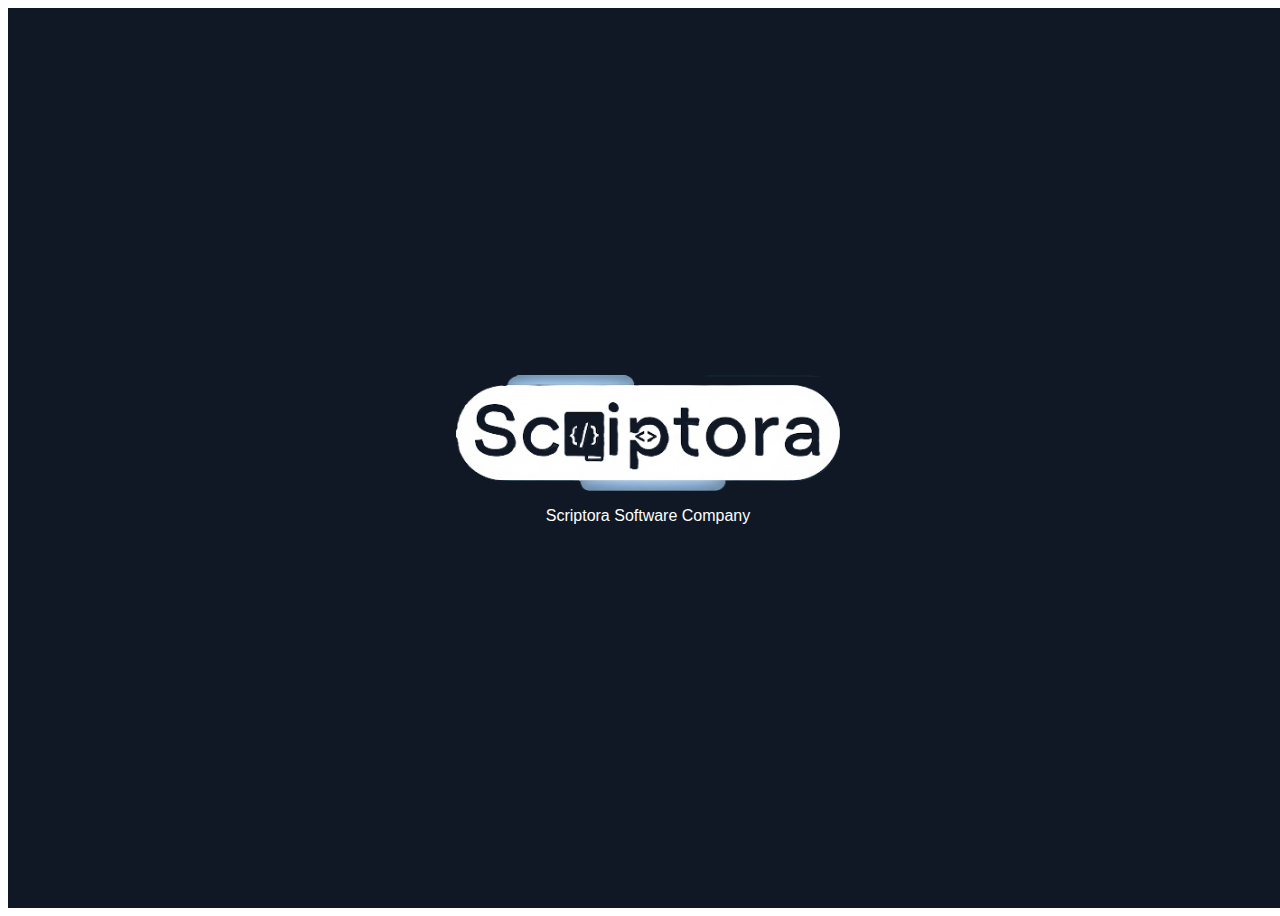
<file: index.html>
<!DOCTYPE html>
<html lang="en">
<head>
    <meta charset="UTF-8">
    <link rel="icon" href="./nebula_avatar.jpg">
    <meta name="viewport" content="width=device-width, initial-scale=1.0">
    <title>Scriptora Software Developer</title>
    <style>

        #hero {
            width: 100vw;
            height: 100vh;
            background: #101826;
            display: flex;
            align-items: center;
            justify-content: center;
            flex-direction: column;
            color: #fff;
            font-family: Verdana, Geneva, Tahoma, sans-serif;
        }
        #hero img {
            width: 30%;
            border-radius: 10%;
        }
        
    </style>
</head>
<body>
    <div id="hero">
        <img src="./scriptora_logo.jpg" alt="">
        <p id="introducing">Scriptora Software Company</p>
        <script>

            setInterval(() => {
                if(
                    localStorage.getItem("fname") && 
                    localStorage.getItem("lname") && 
                    localStorage.getItem("pwd") && 
                    localStorage.getItem("email")
                ) {
                    window.open("./Home_Module/homepage.html", "_parent");
                } else {
                    window.open("./Login_Module/login.html", "_parent");
                }
            },6000)

        </script>
    </div>
</body>
</html>
</file>
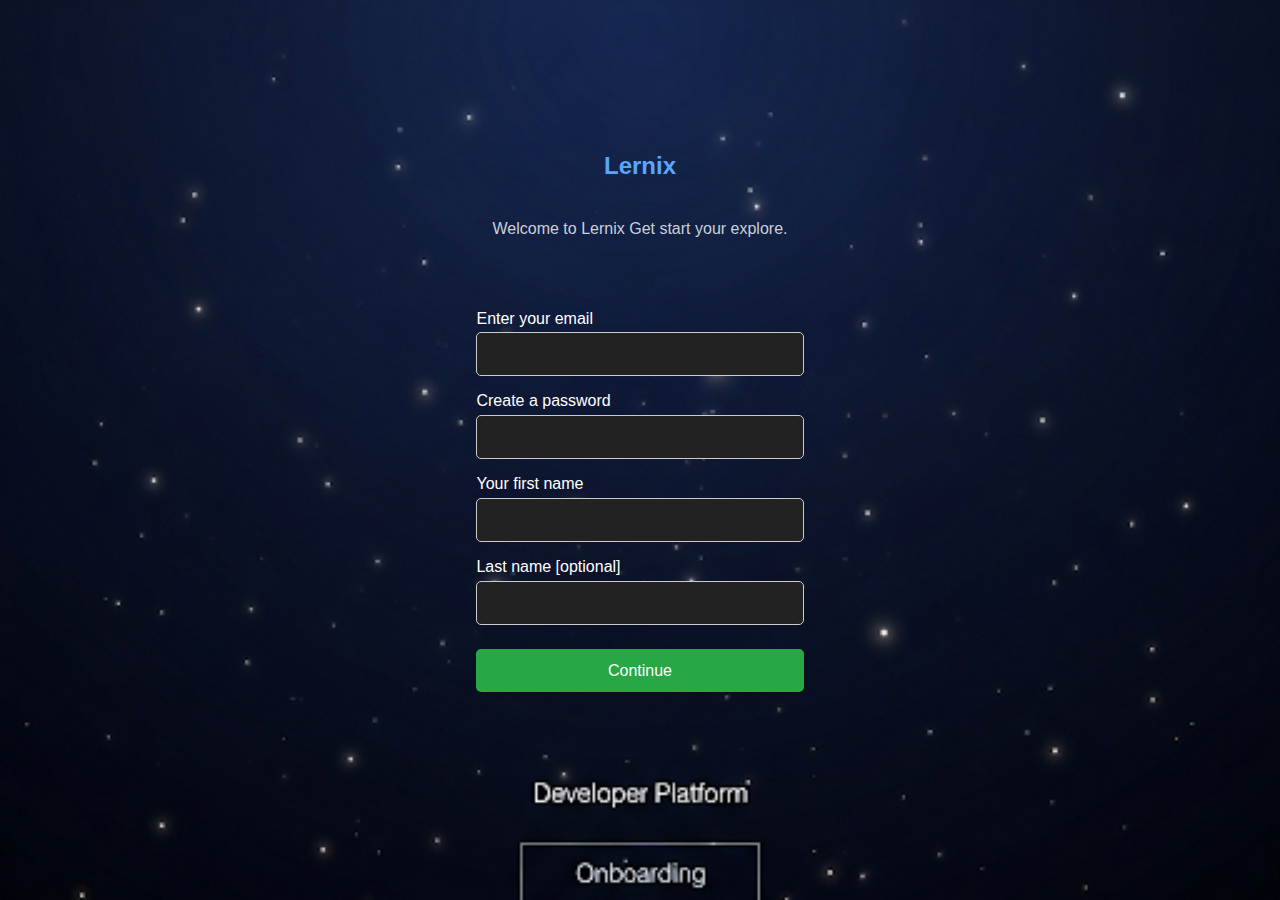
<file: Login_Module/acc_create.html>
<!DOCTYPE html>
<html lang="en">
    <head>
        <meta charset="UTF-8">
        <meta name="viewport" content="width=device-width, initial-scale=1.0">
        <title>Sign In to Lernix</title>
        <!-- Styles -->
        <link rel="stylesheet" href="./acc_create.css">
    </head>
    <body>
        <nav>Lernix</nav>
            <p id="welcome-text"></p>
            <div id="form">
                <label for="email">Enter your email</label>
                <input type="email" name="email" id="email">
                <label for="password">Create a password</label>
                <input type="password" name="password" id="password">
                <label for="fname">Your first name</label>
                <input type="text" name="fname" id="fname">
                <label for="lname">Last name [optional]</label>
                <input type="text" name="lname" id="lname">
                <button onclick="createAccount()">Continue</button>
            </div>
        <!-- Scripts -->
        <script>
            const text = "Welcome to Lernix Get start your explore.";
            let i = 0;
            const speed = 10;
            const welcomeEl = document.getElementById("welcome-text");

            function typeWriter() {
                if (i < text.length) {
                welcomeEl.textContent += text.charAt(i);
                i++;
                setTimeout(typeWriter, speed);
                }
            }
            typeWriter();
        </script>
        <script src="./acc_create.js"></script>
    </body>
</html>
</file>
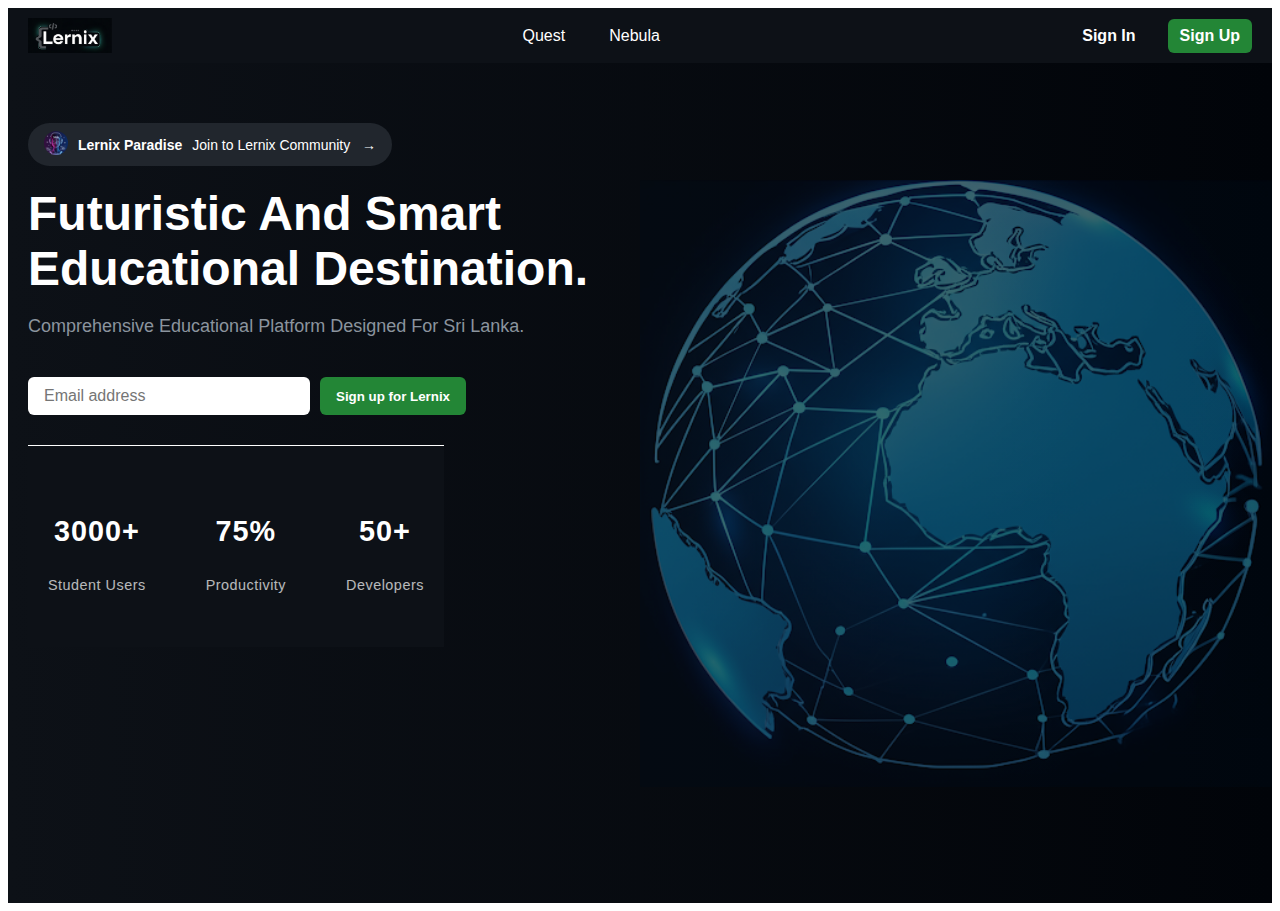
<file: Login_Module/login.html>
<!DOCTYPE html>
<html lang="en">
    <head>
        <meta charset="UTF-8">
        <link rel="icon" href="./lernix_log.jpg">
        <meta name="viewport" content="width=device-width, initial-scale=1.0">
        <title>Lernix - Most comprehensive educational platform designed for Sri Lanka</title>
        <link rel="stylesheet" href="./login.css">
    </head>
    <body>
        <nav id="navbar">
            <img src="./lernix_log.jpg" alt="">
            <ul>
                <li>Quest</li>
                <li>Nebula</li>
            </ul>
            <ul>
                <li><a href="./acc_create.html" target="_parent">Sign In</a></li>
                <li><a href="./acc_create.html" target="_parent">Sign Up</a></li>
            </ul>
        </nav>
        <div id="hero">
            <a href="https://whatsapp.com/channel/0029VbAw1tfLY6dBRd7mIg2z">
                <div id="event">
                    <div id="img-container"><img src="./nebula_avatar.jpg" alt=""></div>
                    <div id="event-name">Lernix Paradise</div>
                    <div id="event-intro">Join to Lernix Community &nbsp;  &RightArrow;</div>
                </div>
            </a>
            
            <p id="welcome-text">Futuristic And Smart Educational Destination.</p>
            <p id="intro">Comprehensive Educational Platform Designed For Sri Lanka.</p>
            <div id="form"><input type="email" placeholder="Email address" id="email">
            <button onclick="signupwithEmail()">Sign up for Lernix</button></div>
            <div id="heroFooter">
                <ul>
                    <li><p class="num">3000+</p><p class="tag">Student Users</p></li>
                    <li><p class="num">75%</p><p class="tag">Productivity</p></li>
                    <li><p class="num">50+</p><p class="tag">Developers</p></li>
                </ul>
            </div>
        </div>
        <script>
            function signupwithEmail() {
                if(document.getElementById("email").value == "") {
                    document.getElementById("email").setAttribute("placeholder", "Please Enter Email");
                }
                else if(document.getElementById("email").value != "") {
                    window.open("./acc_create.html", "_parent");
                };
            };
        </script>
    </body>
</html>
</file>
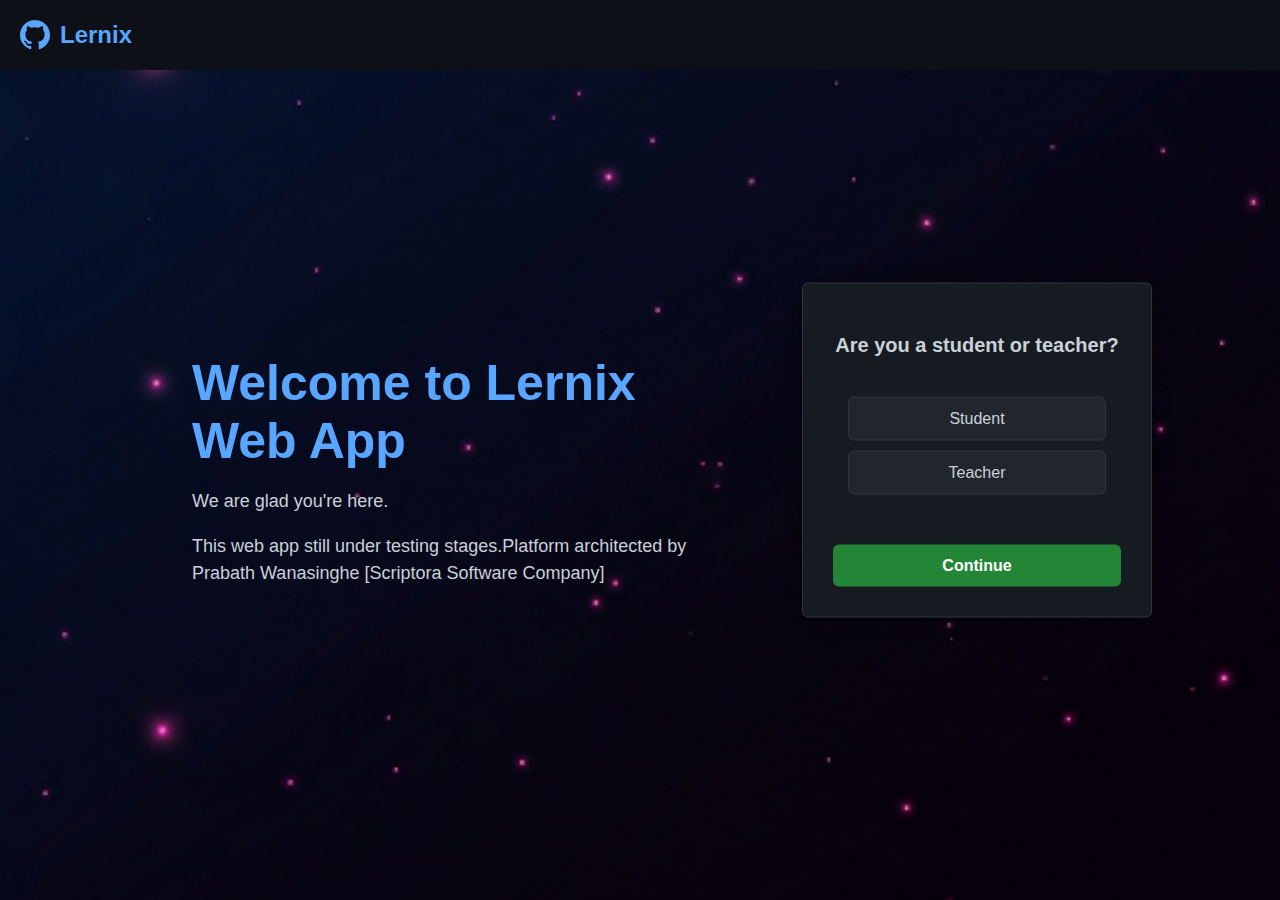
<file: Login_Module/setupme.html>
<!DOCTYPE html>
<html lang="en">
    <head>
        <meta charset="UTF-8">
        <meta name="viewport" content="width=device-width, initial-scale=1.0">
        <title>Continue Creating Profile</title>
        <link rel="stylesheet" href="./setupme.css">
    </head>
    <body>
        <div id="navbar">Lernix</div>
        <div id="text-container">
            <p id="welcome-user-msg">Welcome to Lernix Web App</p>
            <p id="expr1">We are glad you're here.</p>
            <p id="expr2">This web app still under testing stages.Platform architected by Prabath Wanasinghe [Scriptora Software Company]</p>
        </div>
        <div id="question-card">
            <p id="question">Are you a student or teacher?</p>
            <div id="button-container">
                <button onclick="markme(this)">Student</button>
                <button onclick="markme(this)">Teacher</button>
            </div>
            <button id="continue" onclick="setType()">Continue</button>
        </div>
        <script src="./setupme.js"></script>       
    </body>
</html>
</file>
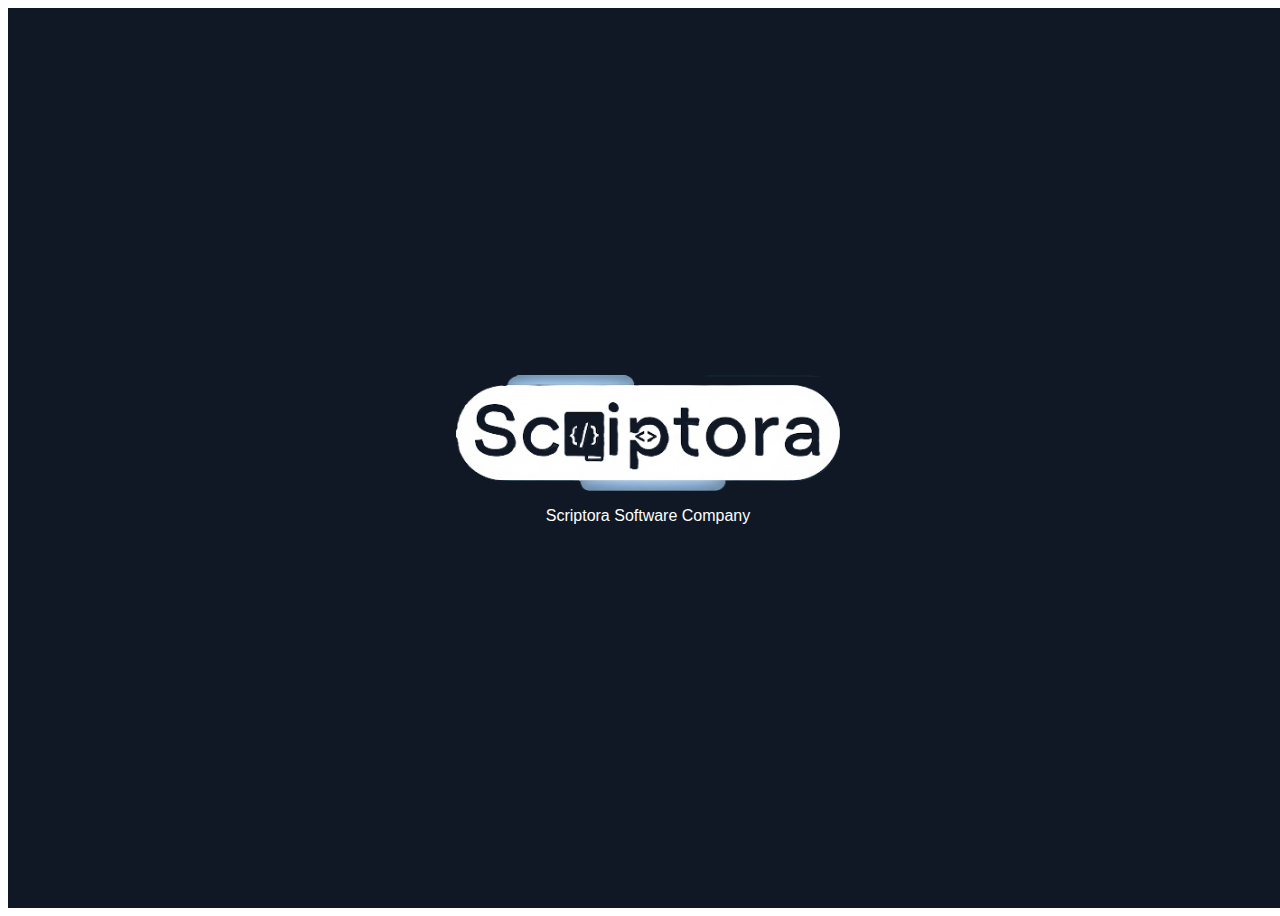
<file: Logout_Module/out.html>
<!DOCTYPE html>
<html lang="en">
<head>
    <meta charset="UTF-8">
    <meta name="viewport" content="width=device-width, initial-scale=1.0">
    <title>Document</title>
</head>
<body>
    
    <script>
        localStorage.removeItem("lname");
        localStorage.removeItem("fname");
        localStorage.removeItem("email");
        localStorage.removeItem("pwd");
        localStorage.removeItem("userType");
        localStorage.removeItem("nebulaCGI")
        window.open("../index.html", "_parent");
    </script>
</body>
</html>
</file>
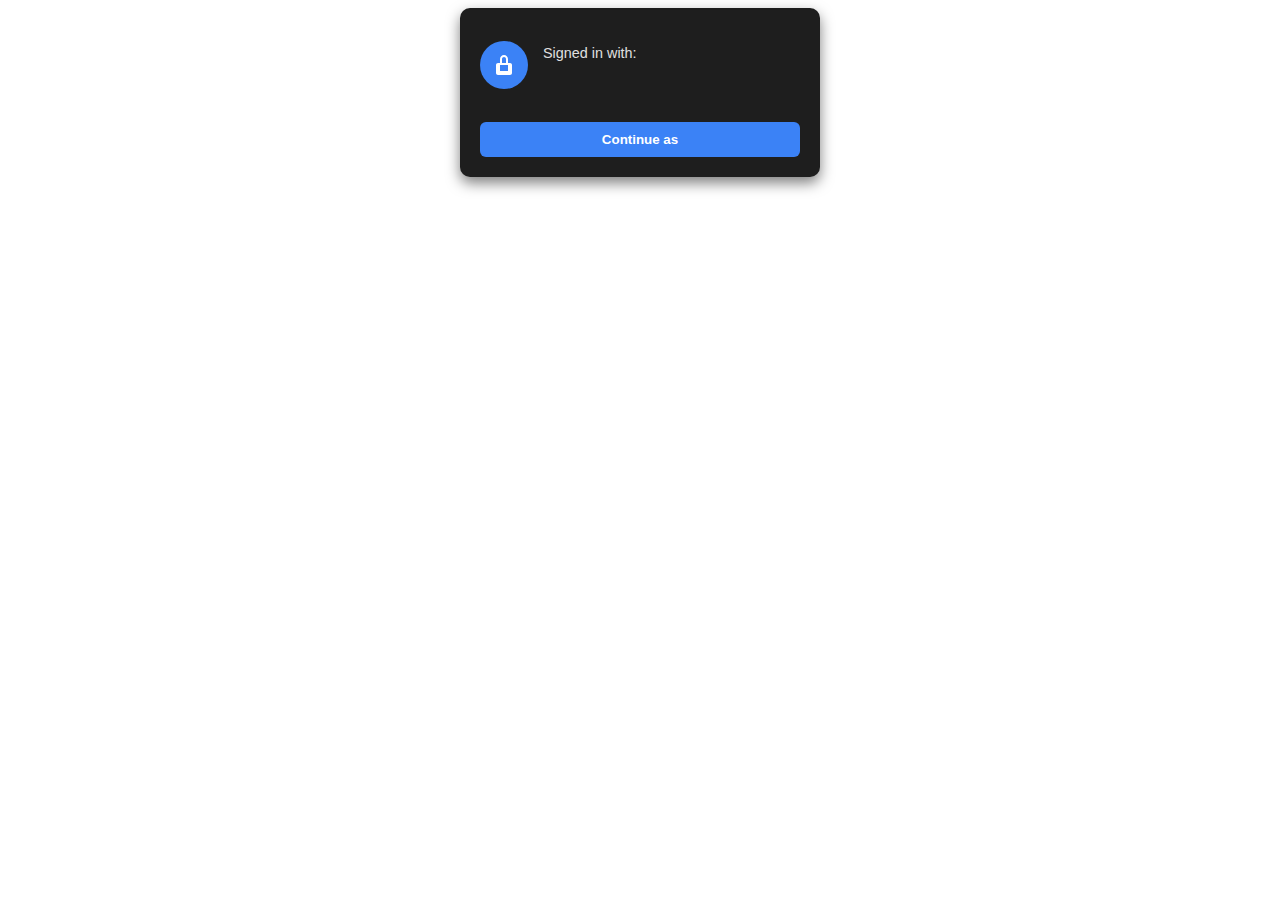
<file: Nebula_Module/nebula+redirect.html>
<!DOCTYPE html>
<html lang="en">
    <head>
        <meta charset="UTF-8">
        <meta name="viewport" content="width=device-width, initial-scale=1.0">
        <title>Sign up | AI Scriptora</title>
        <link rel="stylesheet" href="./nebula+redirect.css">
        <style></style>
    </head>
    <body>
        <div id="acc-details-confirm-container">
            <div id="top">
                <div id="svg-bin">
                    <svg xmlns="http://www.w3.org/2000/svg" width="24" height="24" fill="#ffffff" viewBox="0 0 24 24">
                        <path d="M12 2C9.79 2 8 3.79 8 6v4H6c-1.1 0-2 .9-2 2v8c0 1.1.9 2 2 2h12c1.1 0 2-.9 2-2v-8c0-1.1-.9-2-2-2h-2V6c0-2.21-1.79-4-4-4zm-2 4c0-1.1.9-2 2-2s2 .9 2 2v4h-4V6zm6 6v6H8v-6h8z"/>
                    </svg>
                </div>
                <p id="text">Signed in with: <br>
                    <span id="name"></span> <br>
                    <span id="email"></span>
                </p>
            </div>
            <button onclick="askforPWD()">Continue as <span id="namebtn"></span></button>
        </div>

        <script>
            if(localStorage.getItem("nebulaCGI") == "true") {
                window.open("./nebula.ui.play.html", "_parent")
            }
            document.getElementById("name").innerHTML = localStorage.getItem("fname");
            document.getElementById("email").innerHTML = localStorage.getItem("email");
            document.getElementById("namebtn").innerHTML = localStorage.getItem("fname");
            
            function askforPWD() {
                var input = prompt("Enter password:");
                if(encodeURIComponent(input) == localStorage.getItem("pwd")) {
                    localStorage.setItem("nebulaCGI", "true")
                    window.open("./nebula.ui.play.html", "_parent");
                }
            }
        </script>
    </body>
</html>
</file>
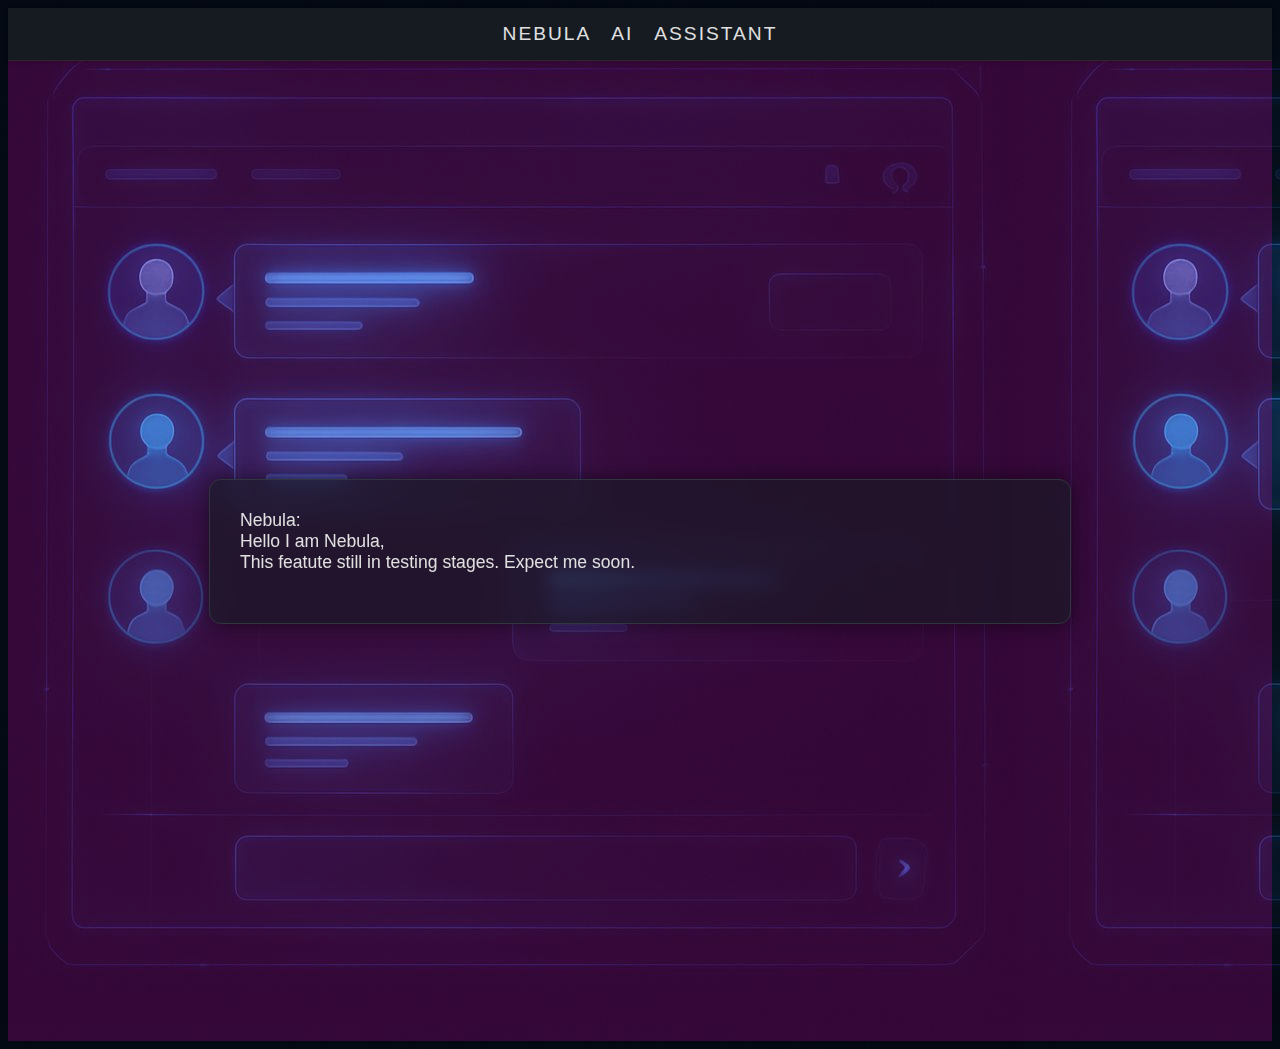
<file: Nebula_Module/nebula.ui.play.html>
<!DOCTYPE html>
<html lang="en">
    <head>
        <meta charset="UTF-8">
        <meta name="viewport" content="width=device-width, initial-scale=1.0">
        <title>Document</title>
        <link rel="stylesheet" href="./nebula.ui.play.css">
        <style>
            
        </style>
    </head>
    <body>
        <nav id="nav-bar">
            NEBULA &nbsp; AI &nbsp; Assistant
        </nav>
        <div id="hero">
            <div id="chat-area">
                <div class="neb-reply">Nebula: <br>Hello I am Nebula, <br> This featute still in testing stages. Expect me soon.</div>
            </div>
            <!-- Questions in this js -->
            <script src="../Quest_Module/database.js"></script>
            <!-- write this js code -->
             <script>
const buttons = document.querySelectorAll('.neb-reply-buttons button');
const chatArea = document.getElementById('chat-area');

buttons.forEach(btn => {
  btn.addEventListener('click', () => {
    const selectedSubject = btn.textContent;
    const paper = databaseArray.find(p => p.subject === selectedSubject);

    if (paper) {
      chatArea.innerHTML += "<div class='user-reply'>selectedSubject selected</div>";
      paper.question.forEach((q, i) => {
        const qHtml = "<div class='neb-reply'> Q{i + 1}: q.text<div class='neb-reply-buttons'>{q.answer.map((ans, idx) => <button onclick='checkAnswer(idx,{q.correct})'>${ans}</button>).join('')}</div></div>";
        chatArea.innerHTML += qHtml;
      });
    } else {
      chatArea.innerHTML += "<div class='neb-reply'>Subject not found.</div>";
    }
  });
});

function checkAnswer(selected, correct) {
  if (selected === correct) {
    alert("✅ Correct!");
  } else {
    alert("❌ Try Again");
  }
}


             </script>
        </div>
    </body>
</html>
</file>
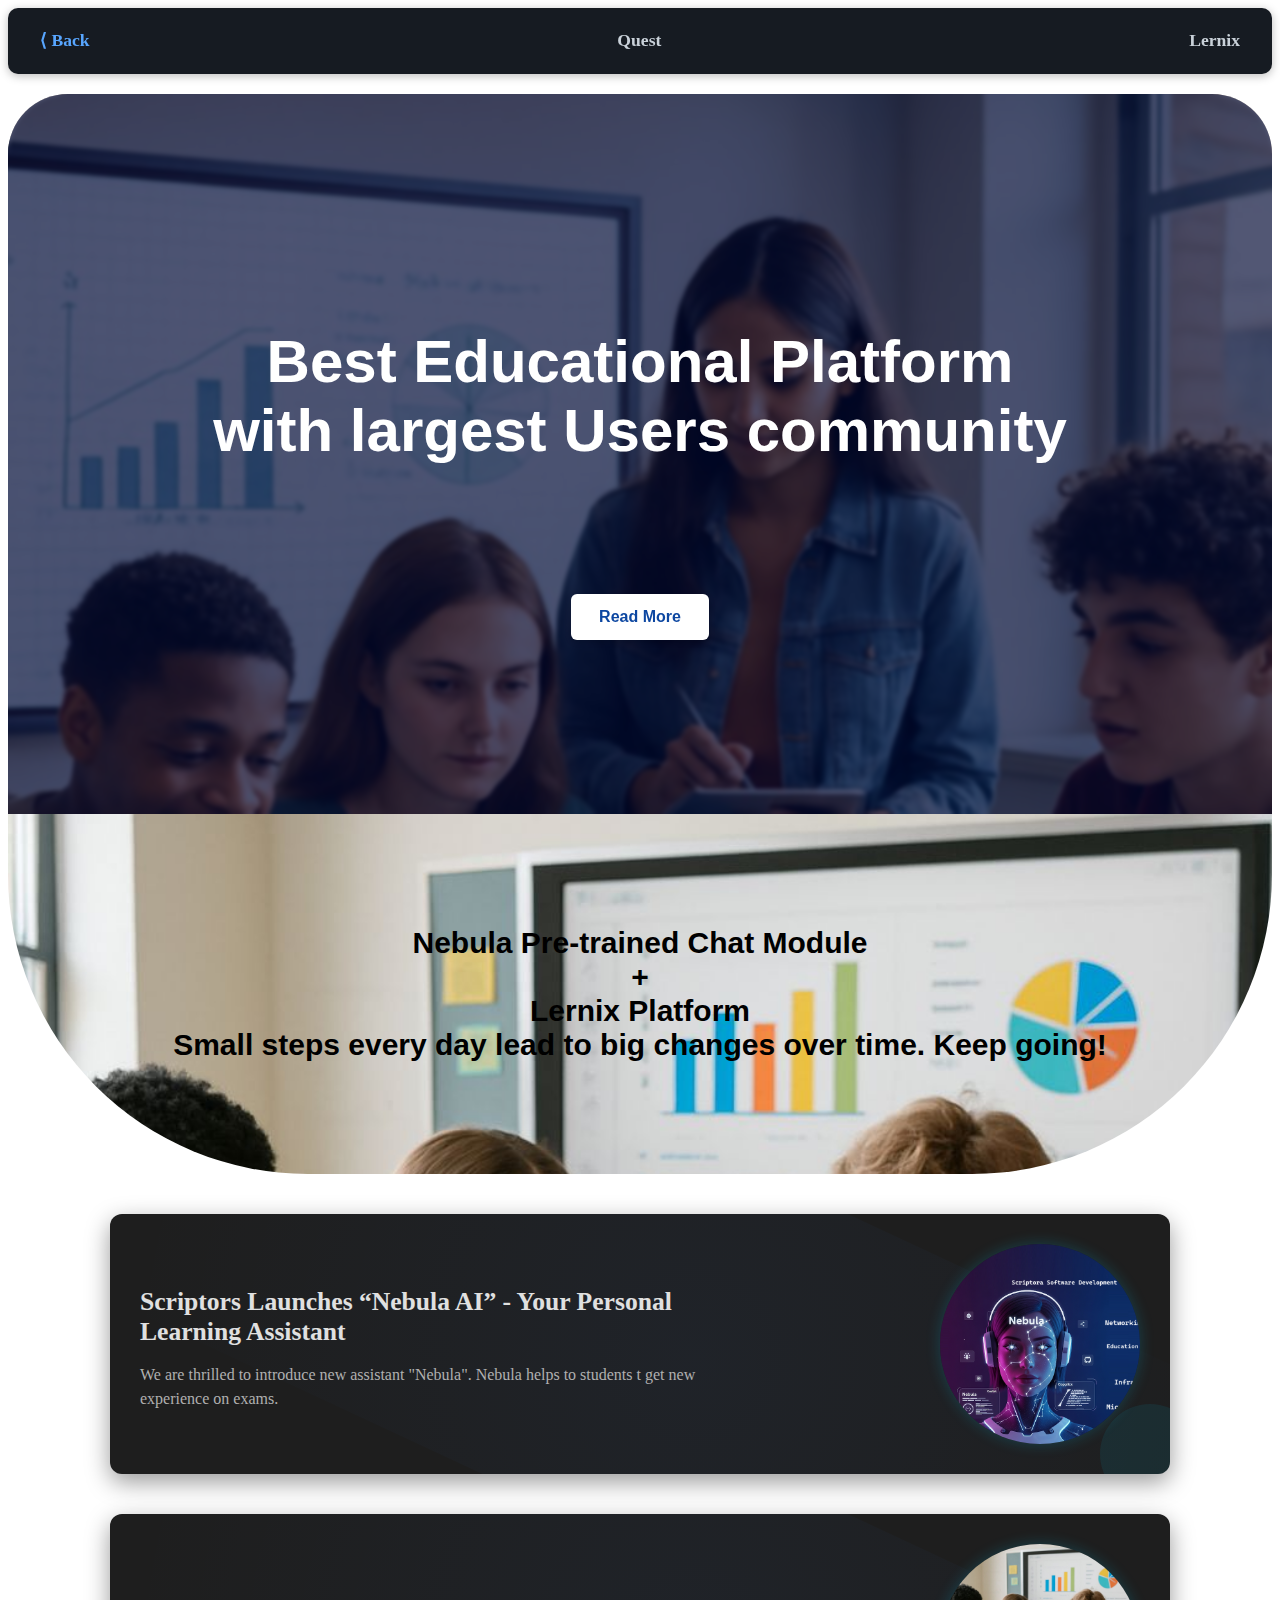
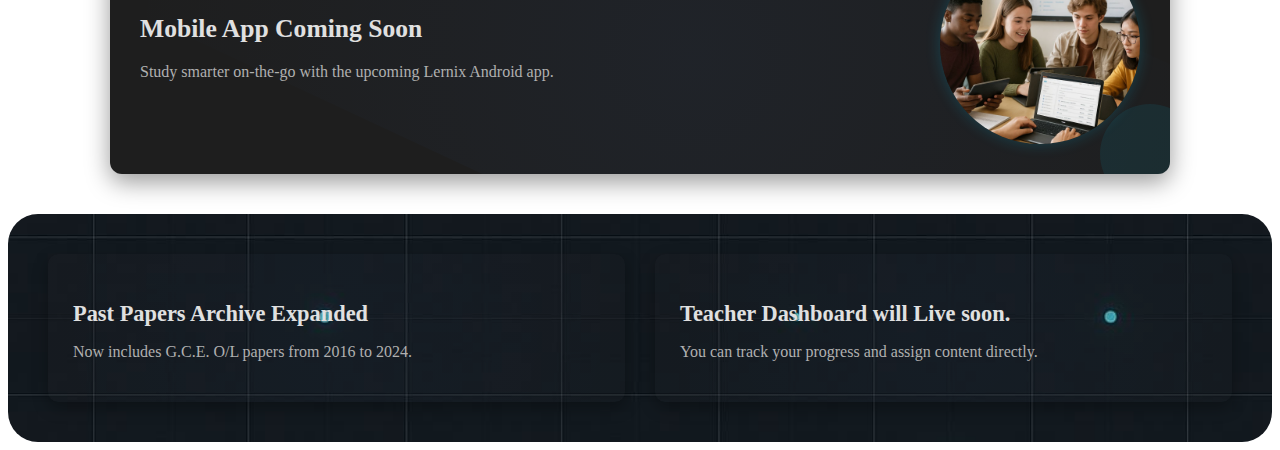
<file: Nebula_Module/news.html>
<!DOCTYPE html>
<html lang="en">
    <head>
        <meta charset="UTF-8">
        <meta name="viewport" content="width=device-width, initial-scale=1.0">
        <title>Lernix | News & Updates</title>
        <link rel="stylesheet" href="./news.css">
    </head>
    <body>
        <div id="nav-bar">
            <a href="../Home_Module/homepage.html"> &LeftAngleBracket; Back </a>
            <ul id="nav">
                <a href="../Quest_Module/library.html"><li>Quest</li></a>
            </ul>
            Lernix
        </div>

        <div id="hero">
            <div id="forward">
                <p id="random-text">Best Educational Platform <br> with <span id="randoms"> largest Users community</span></p>
                <br><button>Read More</button>
            </div>
        </div>
        <div id="introduction-section">
            Nebula Pre-trained Chat Module <br>
            + <br>
            Lernix Platform
            <br> Small steps every day lead to big changes over time. Keep going!
        </div>

        <div id="news-section">
            <div class="news">
                <div id="texts">
                    <p class="title">Scriptors Launches “Nebula AI” - Your Personal Learning Assistant</p>
                    <p class="description">We are thrilled to introduce new assistant "Nebula". Nebula helps to students t get new experience on exams.</p>
                </div>
                <img src="./nebula_avatar.jpg" alt="Nebula AI ASSISTANCE">
            </div>

            <div class="news">
                <div id="texts">
                    <p class="title">Mobile App Coming Soon</p>
                    <p class="description"> Study smarter on-the-go with the upcoming Lernix Android app.</p>
                </div>
                <img src="./gh.io.jpg" alt="Nebula AI ASSISTANCE">
            </div>
        </div>
        <div id="news2-section">
            <div class="news21">
                <p class="topic">Past Papers Archive Expanded</p>
                <p class="expand">Now includes G.C.E. O/L papers from 2016 to 2024.</p>
            </div>
            <div class="news21">
                <p class="topic">Teacher Dashboard will Live soon.</p>
                <p class="expand">You can track your progress and assign content directly.</p>
            </div>
        </div>
        <footer>
            
        </footer>
        <script src="./news.randoms.js"></script>
    </body>
</html>
</file>
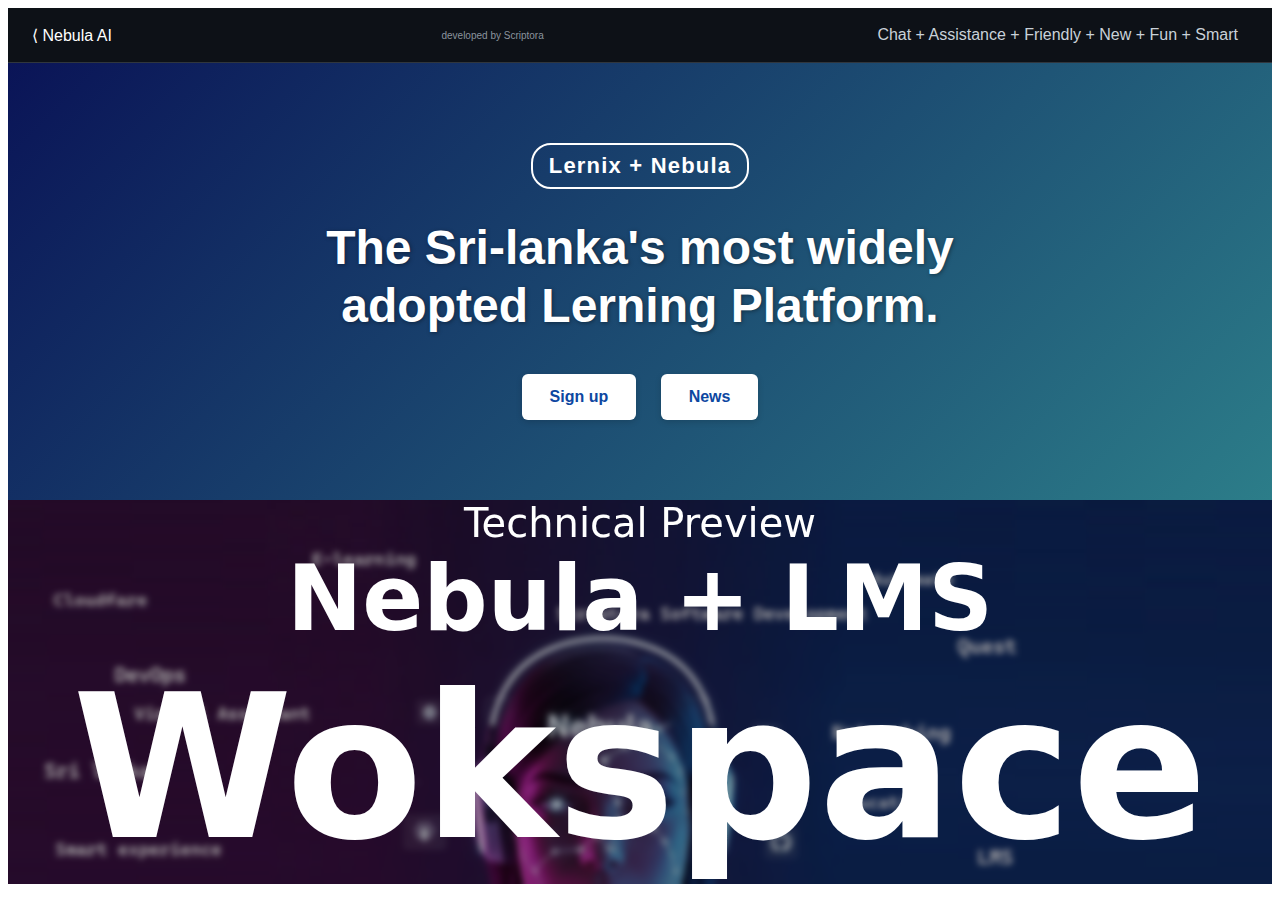
<file: Nebula_Module/reg.html>
<!DOCTYPE html>
<html lang="en">
    <head>
        <meta charset="UTF-8">
        <meta name="viewport" content="width=device-width, initial-scale=1.0">
        <title>Scriptora AI Gen-1</title>
        <link rel="stylesheet" href="./style.css">
    </head>
    <body>
        <nav id="nav-bar"> <a href="../Home_Module/homepage.html">&LeftAngleBracket; Nebula AI</a> <sup>developed by Scriptora</sup>
        <ul>
            <li>Chat +  Assistance  +  Friendly + New + Fun + Smart</li>
        </ul>
        </nav>
        <div id="hero">
            <div id="rouded-cute-icon">
                Lernix + Nebula
            </div>
            <div id="text-welcome">The Sri-lanka's most widely
                <br>adopted Lerning Platform.
            </div>
            <div id="button-container">
                <a href="./nebula+redirect.html"><button>Sign up</button></a>
                <a href="./news.html"><button>News</button></a>
            </div>
        </div>
        <footer>
            <div id="footerDiv">
                <div id="centered">Technical Preview</div>
                <div id="name-panel1">Nebula + LMS</div>
                <div id="name-panel2">Wokspace</div>
            </div>
        </footer>
    </body>
</html>
</file>
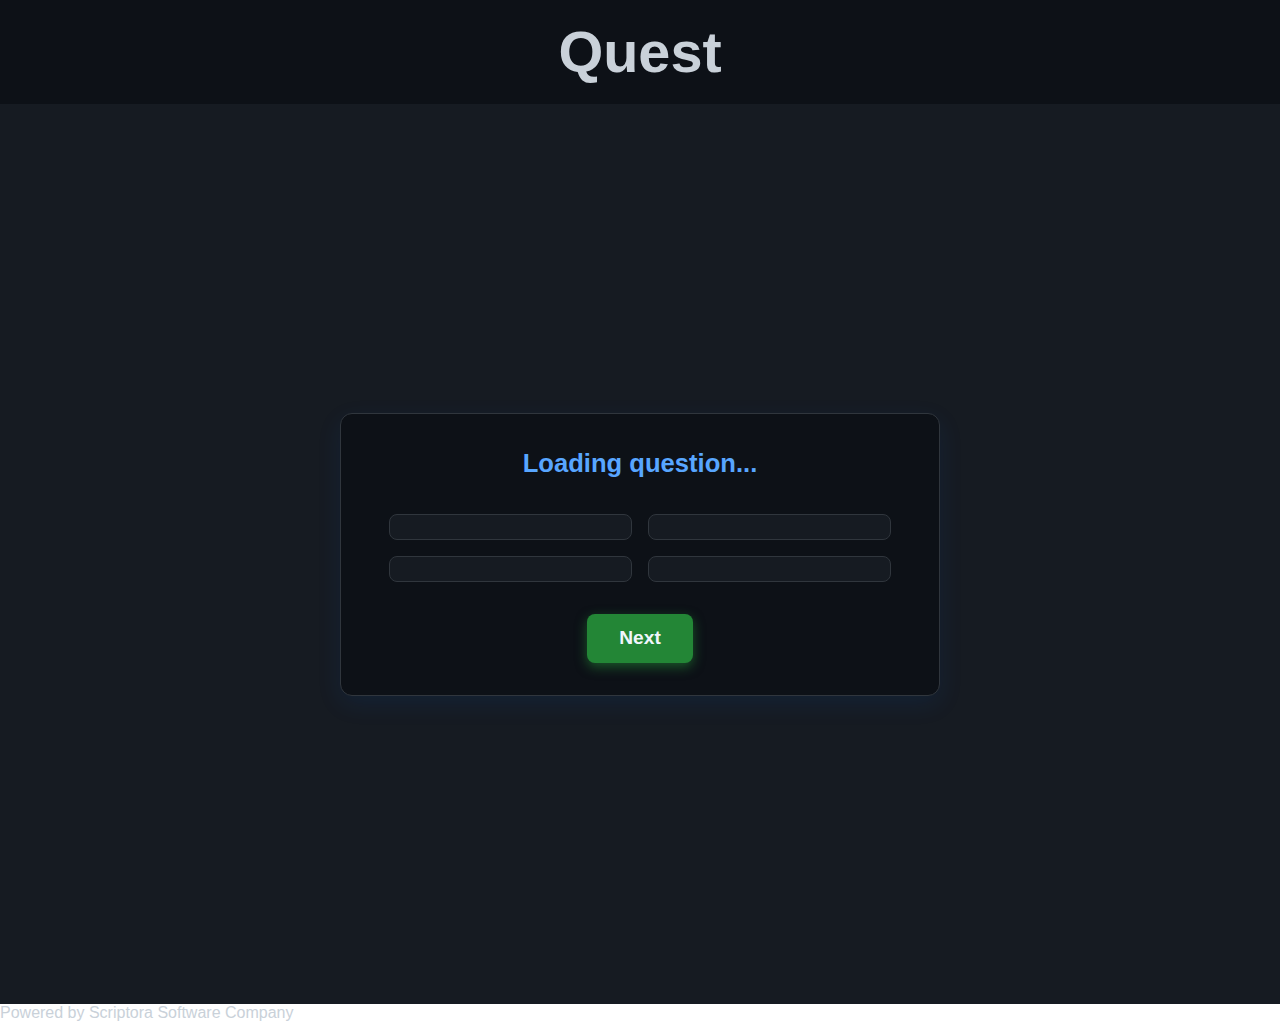
<file: Quest_Module/play-now.html>
<!DOCTYPE html>
<html lang="en">
<head>
  <meta charset="UTF-8" />
  <meta name="viewport" content="width=device-width, initial-scale=1.0" />
  <title>Lernix | Quiz Play</title>
  <link rel="stylesheet" href="style.css" />
</head>
<body>
  <nav id="navbar">
    <h1>Quest</h1>
  </nav>

  <main id="game-container">
    <section id="question-box">
      <p id="question">Loading question...</p>
      <div id="question"></div>
        <div id="buttons-container">
            <button></button>
            <button></button>
            <button></button>
            <button></button>
        </div>
        <button id="next-btn">Next</button>
    </section>
  </main>

  <footer id="game-footer">
    <p>Powered by Scriptora Software Company</p>
  </footer>

  <script>
const databaseArray = [
    {
        subject: "Science",
        year: 2020,
        question : [
            {
                text : "ජීවයේ මූලික ව්‍යූහමය සහ කෘත්‍යමය ඒකකය වනුයේ,",
                answer: ["සෛලයයි", "පටකයයි", "ඉන්ද්‍රියයි", "පද්ධතියයි"],
                correct: 0
            },
            {
                text : "එකිනෙක ආකර්ශනය වන උපපරමාණුක අංශු යුගලය කුමක්ද?",
                answer: ["ඉලෙක්ට්‍රෝන සහ නියුට්‍රෝන", "ඉලෙක්ට්‍රෝන සහ ප්‍රෝටෝන", "ප්‍රෝටෝන සහ නියුට්‍රෝන", "ඉලෙක්ට්‍රෝන සහ ඉලෙක්ට්‍රෝන"],
                correct: 1
            },
            {
                text : "ගම්‍යතාවේ ඒකකය,",
                answer: ["kg m s-1", "kg m s-2", "kg m-1 s-1", "kg m-2 s-2"],
                correct: 1
            },
            {
                text : "පහත දැක්වෙන අණු අතරින් වැඩිම සහසංයුජ බන්ධන සංඛ්‍යාවක් සහිත අණුව කුමක්ද?",
                answer: ["O2", "N2", "NH3", "CO2"],
                correct: 1
            },
            {
                text : "සූර්යයාගේ සිට පෘථිවියට තාපය සංක්‍රාමණය වන්නේ",
                answer: [" විකිරණය මගිනි.", "සන්නයනය මගිනි.", "සංවහනය මගිනි.", "විකිරණය හා සංවහනය මගිනි."],
                correct: 0
            },
            {
                text : "ශිෂ්‍යයෙකු විසින් පාරිසරික පිරමිඩයකින් උපුටාගත් පරිදි එම පරිසර පද්ධතියේ එක් නිෂ්පාදකයෙක් ද, ප්‍රාථමික යැපෙන්නෝ අට දෙනෙක් ද, ද්විතීයික යැපෙන්නෝ විසි තුන් දෙනෙක් සිටිති. ශිෂ්‍යයා මෙම තොරතුරු උපුටා ගන්නා ලද්දේ,",
                answer: ["උඩුකුරු සංඛ්‍යා පිරමීඩයකිනි.", "යටිකුරු සංඛ්‍යා පිරමිඩයකිනි.", "උඩුකුරු ජෛව ස්කන්ධ පිරමීඩයකිනි.", "යටිකුරු ජෛව ස්කන්ධ පිරමිඩයකිනි."],
                correct: 1
            },
            {
                text : "යම් වස්තුවක විස්ථාපනයේ විශාලත්වය පිළිබඳව සැම විටම සත්‍ය වන ප්‍රකාශය කුමක්ද?",
                answer: ["චලනය වූ දුරට වඩා විශාලය.", "චලනය වූ දුරට සමානය.", "චලනය වූ දුරට වඩා අඩුය.", "චලනය වූ දුරට සමාන හෝ අඩුය."],
                correct: 3
            },
            {
                text : "X හා Y නම් මුල ද්‍රව්‍ය පරමාණු වල ඉලෙක්ට්‍රෝන වින්‍යාස පිළිවෙළින් 2, 8, 1 හා 2. 8,7 වේ. එම මුලද්‍රව්‍ය යුගලය පිළිබඳ පහත ප්‍රකාශ වලින් අසත්‍ය ප්‍රකාශය කුමක්ද ?",
                answer: ["ආවර්තිතා වගුවේ එකම ආවර්තයේ පිහිටයි.", "ආවර්තිතා වගුවේ එකම කාණ්ඩයේ පිහිටයි.", "අයනික බන්ධන සාදමින් රසායනිකව සංයෝජනය වේ.", "සංයෝජනය වී රසායනික සූත්‍රය XY වන සංයෝගය සාදයි."],
                correct: 1
            },
            {
                text : "ඔක්සිජන් වායුව 64 gක අඩංගු O2 අණු සංඛ්‍යාව කොපමණ ද? (O = 16)",
                answer: ["6.022x10 23", "2x6.022x10 23", "4x6.022x10 23", "64x6.022x10 23"],
                correct: 2
            },
            {
                text : "මානව දේහ ක්‍රියාකාරිත්වය සඳහා ශක්තිය ලබාදෙන ප්‍රධාන සංඝටක ලෙස ක්‍රියා කරනුයේ, ",
                answer: ["ප්‍රෝටීන හා ලිපිඬය.", "ප්‍රෝටීන හා විටමින්ය.", "කාබොහයිඩ්‍රේට හා ලිපිඩ ය.",  "කාබොහයිඩ්‍රේට හා ප්‍රෝටීනය."],
                correct: 2
            },
            {
                text: "නියුක්ත ක්ලෙයික් අම්ල පිළිබඳව අසත්‍ය වගන්තිය තෝරන්න.",
                answer: [ "තැනුම් ඒකකය නියුක්ලියොටයිඩ නම් වේ.", "ස්වභාවික බහුඅවයවිකයකි.", "ප්‍රවේණික තොරතුරු ගබඩා කරයි.", "C, H, O හා N යන මූලද්‍රව්‍ය පමණක් අඩංගු වේ."],
                correct: 3
            },
            {
                text: "පුද්ගලයෙකුගේ රුධිරයේ ග්ලූකෝස් මට්ටම ප්‍රශස්ත මට්ටමට වඩා වැඩි වී ඇත. ඔහු විසින් පරිභෝජනය අවම කල යුත්තේ පහත කුම්මන ආහාරයද?",
                answer: ["මස්", "කිරි", "මුං ඇට", "පාන්"],
                correct: 3
            },
            {
                text: "ජලය, සුළඟ හා ස්ඵෝටනය මගින් ව්‍යාප්ත වන බීජ/ඵල සඳහා නිදසුන් වනුයේ පිළිවෙළින්,",
                answer: ["කොට්ටම්බා, හොර හා අඹ ය.", "නෙළුම්, එඬරු හා රබර් ය.", "පොල්, වරා හා රබර් ය.", "කොස්, කපු හා බණ්ඩක්කාය."],
                correct: 0
            },
            {
                text: "පෙකනිවැල හරහා මවගෙන්, භ්‍රෑණයට ගමන් නොකරන්නේ මින් කුමක්ද?",
                answer: ["රුධිරය", "පෝශක", "ඔක්සිජන්", "රෝග කාරක"],
                correct: 0
            }
        ]
    }, 
    {
        subject: "Science",
        year: 2019,
        question : 
        [
            {
                text: "ජෛවීය තිරකරනය වැදගත් වන්නෙ පහත කුමන චක්‍රය තුලිතව පැවතීම සදහාද?",
                answer: ["කාබන් චක්‍රය", "නයිට්‍රජන් චක්‍රය", "පොස්පරස් චක්‍රය", "ජල ච්ක්‍රය"],
                correct: 1
            },
            {
                text: "දෛශිකයක් වනුයේ පහත කුමන රාශියද?",
                answer: ["විස්තාපනය", "දුර", "පීඩනය", "කාර්‍යය"],
                correct: 0
            },
            {
                text: "මානව දේහයේ චලන සමායෝජනය හා සමතුලිතතාව පවත්වා ගැනීමට ඉවහල් වන්නේ?",
                answer: ["අනුමස්තිෂ්කය", "මස්තික්ෂය", "සුෂුම්නා ශීර් ෂකය", "සුෂුම්නාවයි"],
                correct: 0
            },
            {
                text: "පෘථිවිය මතුපිට දී ගුරුත්වජ ත්වරණය 10ms-2 වේ, සද මතුපිට ගුරුත්වජ ත්වරණය පෘථිවියෙදි මෙන් 1/6 කි,පෘථිවිය මතුපිට දී මිනිසකුගේ බර 600N නම් සද මතුපිටදි එම මිනිසාගෙ බර කොපමණ ද?",
                answer: ["60N", "100N", "360N", "600N"],
                correct: 1
            },
            {
                text: "රක්තහීනතාවයට හේතු වන්නේ පහත කුමන විටමින් වර්ගයේ ඌනතාවය ද?",
                answer: ["විටමින් A ", "විටමින් B", "විටමින් E", "විටමින් K"],
                correct: 2
            },
            {
                text: "මානව ප්‍රජනනයේදි සංසේචනය සිදු වන්නේ ස්ත්‍රි ප්‍රජනක පද්ධතියේ කුමන කොටසේදී ද?",
                answer: ["යෝනි මාර්ගය", "ගර් භාෂය", "පැළෝපීය නාලය", "ඩිම්බ කෝෂ"],
                correct: 2
            },
            {
                text: "ලයිපේස් එන්සයිමය ආහාරයට එකතු වන්නෙ ආහාර මාර්හයේ කුමන කොටසදි ද?",
                answer: ["ග්‍රහණිය", "ආමාශය", "අන්නස්‍රෝතය", "මහාන්ත්‍රය"],
                correct: 0
            },
            {
                text: "කාර්‍යක්ෂමතාවය 100% වන පරිණාමිකයක් ප්‍රාථමික දගරයට සැපයෙන ජවය 200W වේ. එහි ද්වීතියික දගරය සතු වෝල්ටීයතාවය 10V වන්නේ නම් ද්විතියික දගරය හරහා ගලායන ධාරාව කොපමණ ද?",
                answer: ["10A", "20A", "40A", "50A"],
                correct: 1
            },  
            {
                text: "මලබද්ධය වළක්වා ගැනීමට උපකාරී වන්නෙ ශාක සෛලවල අඩංගු වන කුමන පොලිසැකරයිඩයද?",
                answer: ["පිෂ්ටය", "ග්ලයිකෝජන්", "සෙලියුලෝස්", "ලැක්ටෝස්"],
                correct: 2
            },
            {
                text: "නීරෝගී පුද්ගලයෙකුගේ මූත්‍රාවල වැඩිපුරම අඩංගු සංඝටක කුමක් ද?",
                answer: ["ජලය", "යූරියා", "යූරික් අම්ලය", "ලවණ"],
                correct: 0
            },
            {
                text: "සංඝටක මූලද්‍රවය ලෙස කාබන් හා හයිඩ්‍රජන් පමණක් අඩංගු බහුඅවයවකය කුමක් ද?",
                answer: ["වල්කනයිස් කරන ලද රබර්", "පොලිතීන්", "ටෙෆ්ලෝන්", "සෙලියුලෝස්"],
                correct: 1
            },
            {
                text: "චුම්බක ක්ෂේත්‍රයක තබන ලද විද්‍යුත් ධාරවක් රැගෙන යන සන්නායකයක් මත යෙදෙන බලය ඇසුරින් ක්‍රියාකරන උපකරනණය කුමක් ද?",
                answer: ["සරල දගර මයික්‍රෝෆෝනය", "විදුලි සීනුව", "පරිණාමකය", "සරල ධාරා මෝටරය"],
                correct: 3
            }
        ]
    }, 
    {
        subject: "Science",
        year: 2018,
        question: [
            {
                text: "බීජ හට නොගන්නා ශාකයකට උදාහරණයක් නොවන්නේ පහත සදහන් කුමන ශාකයද?",
                answer: ["මඩු", "පයිනස්", "සැල්වීනියා", "නිල් මානෙල්"],
                correct: 2
            },
            {
                text: "මූලික ඒකක ඇසුරින් බලයෙහි අන්තර්ජාතික ඒකකය,",
                answer: ["kg m s<sup>-2</sup> වේ.", "kg m s<sup>-1</sup> වේ.", "kg m<sup>2</sup> s<sup>-1</sup> වේ.", "kg m<sup>-2</sup> s<sup>-2</sup> වේ."],
                correct: 0
            },
            {
                text: "පහත සදහන් ඒවායින් සමජාතීය මිශ්‍රණයක් වන්නේ කුමක්ද?",
                answer: ["තිරිගු පිටි + ජලය", "එතිල් මද්‍යසාර + ජලය", "පොල්තෙල් + ජලය", "මැටි + ජලය"],
                correct: 1
            },
            {
                text: "සිලිකන් --- සන්ධි ට්‍රාන්සිස්ටරයක් පිළිබද ව පහත දී ඇති ප්‍රකාශ අතුරෙන් අසත්‍ය ප්‍රකාශය කුමක්ද?",
                answer: ["සංඥා වර්ධනය සදහා යොදා ගත හැකිය.", "ස්විච්චයක් ලෙස භාවිත කල හැකිය.", "ධාරා වර්ධකයක් ලෙස භාවිත කල හැකිය.", "ප්‍රත්‍යාවර්තක වෝල්ටීයතා ඍජුකරණය සදහා යොදා ගත හැකිය."],
                correct: 3
            },
            {
                text: "බල තුනක් යටතේ වස්තුවක් සමතුලිත ව පැවතීමට නම්,",
                answer: ["බල දෙකක සම්ප්‍රයුක්ත බලය, ඉතිරි බලයේ දිශාවට ම විය යුතුය.", "බල තුනේ සම්ප්‍රයුක්ත බලය ශුන්‍ය විය යුතුය.", "බල තුනම එකම තලයක පිහිටිය යුතුයි.", "බල තුනේ ක්‍රියා රේඛා එකම ලක්ශ්‍යකදී හමු විය යුතුය."],
                correct: 1
            },
            {
                text: "වෘක්ක තුළ මූත්‍ර පෙරීමේ ක්‍රියාවලියේදී රුධිරයේ සිට ගුච්ජිකාවට පෙරී යන්නේ පහත සදහන් කවරක්ද?",
                answer: ["රුධිර සෛල", "ප්ලාස්ම ප්‍රෝටීන", "ග්ලූකෝස්", "පට්ටිකා"],
                correct: 2
            },
            {
                text: "දර්ශීය සෛලය යනු,",
                answer: ["ජීවයේ ව්‍යූහමය හා කෘත්‍යමය ඒකකයයි.", "යම් සෛලයකට සම්බවය දෙන සෛලයයි.", "විභාජනයට ලක් විය හැකි සෛලයයි.", "සියලුම ඉන්ද්‍රයිකා අඩංගු නිර්මිත සෛලයකි."],
                correct: 3
            },
            {
                text: "විද්‍යුත්-චුම්බක ප්‍රේරණ සංසිද්ධිය පදනම් වී ඇත්තේ පහත සදහන් කුමන උපකරණයකටද?",
                answer: ["සරල ධාරා මෝටරය", "ශබ්ද විකාශකය", "විදුලි සීනුව", "සල දගර චුම්බක මයොක්‍රොෆෝනය"],
                correct: 3
            },
            {
                text: "සහ යන ප්‍රවේණිදර්ශ ඇති ජීවීන් දෙදෙනෙකු මුහුම් කල විට ලැබෙන රූපානුදර්ශ අනුපාතය කුමක්ද?",
                answer: ["1:1", "2:1", "3:1", "1:2:1"],
                correct: 0
            },
            {
                text: "සමාන සාණ්ද්‍රණවලින් යුත් පහත සදහන් ජලීය ද්‍රාවණ සලකන්න. <br> a)NaOH b)NH4OH c)CH3COOH d)HCl <br>ඒවායේ pH අගය වැඩිවීමේ අනුපිලිවෙල නිවැරදිව දක්වා ඇති වරණය තෝරන්න. ",
                answer: ["c < d < b < a", "d < c < b < a", "c < d < a < b", "d < a < b < c"],
                correct: 1
            },
            {
                text: "ජලීය හයිඩ්‍රොක්ලෝරික් අම්ල ද්‍රාවණයක අන්තර්ගත සියලුම ප්‍රභේද නිවැරදිව දක්වා ඇති වරණය කුමක්ද?",
                answer: ["H<sub>2</sub>O, H<sup>+</sup>, HCl, Cl<sup>-</sup>", "H<sub>2</sub>O, H<sup>+</sup>, OH<sup>-</sup>, Cl<sup>-</sup>", "H<sub>2</sub>O, OH<sup>-</sup>, HCl, Cl<sup>-</sup>", "H<sub>2</sub>O, H<sup>+</sup>, OH<sup>-</sup>, HCl"],
                correct: 1
            },
            {
                text: "කාබන්ඩයොක්සයිඩ් සහ සල්ෆර් ඩයොක්සයිඩ් යන සං‍යෝග පිළිබදව පහත දී ඇති ප්‍රකාශ සලකා බලන්න. <br> A - එම සංයෝග ආම්ලික ඔක්සයිඩ වේ. <br> B - එම සං‍යෝග කාමර උශ්ණත්වයේදී වායු ලෙස පවතී. <br> C - එම සං‍යෝග අවර්ණය. <br> එම ප්‍රකාශ අතුරින් සත්‍ය වන්නේ,",
                answer: ["A හා B පමණි.", "B හා C පමණි.", "A හා C පමණි.", "A,B ගා C යන සියල්ලම ය."],
                correct: 3
            },
            {
                text: "ඉතා කුඩා අකුරු සහිත ලේබලයක් කියවීම සදහා උත්තල කාචයක් භාවිතා කරන අවස්තාවක් සලකන්න. එහිදී ලේබලය තැබිය යුතු වන්නේ,",
                answer: ["කාචය සහ එහි නාභිය අතර ය.", "කාචයේ නාභිය මතය.", "කාචයේ සිට එහි නාභීය දුර මෙන් දෙගුණයක් දුරින් වූ ලක්ශ්‍ය මතය.", "කාචයේ සිට එහි නාභීය දුර මෙන් දෙගුණයකට වඩා ඈතින් වූ ලක්ශ්‍ය මතය."],
                correct: 0
            },
            {
                text: "ජීවීන්ගේ ස්වශනයේදී ඔක්සිජන් වායුව සහ කාබන්ඩයොක්සයිඩ් වායුව හුවමාරු වන්නේ ශ්වසන පෘශ්ඨයේදී ය.මේ අනුව මිනිසාගේ ශ්වසන පෘශ්ඨය,",
                answer: ["නාස් කුටීරය වේ.", "පෙනහැලි වේ.", "ගර්ත බිත්තිය වේ.", "ගර්තය වේ."],
                correct: 2
            },
            {
                text: "කුඩා වීදුරු බෝලයක් සහ විශාල යකඩ බෝලයක් එකම උසක සිට පෝසිලේන් (පිගන ගඩොල්) පෘ ශ්ඨයක් මතට පතිත වීමට සලස්වන ලදි. යකඩ බෝලය පතිත වූ ස්තානයේ පෝසිලේන් පෘශ්ඨය පිපිරුණි. වීදුරු බෝලය මගින් එවැනි පිපිරීමක් සිදු නොවීය. මෙයට හේතුව විය හැකි වන්නේ වීදුරු බෝලයට වඩා යකඩ බෝලයේ පහත සදහන් කුමන රාශියක වැඩි වීමද?",
                answer: ["ප්‍රවේගය", "පරිමාව", "ගම්‍යතාව", "ත්වරණය"],
                correct: 2
            },
            {
                text: "<sup>23</sup><sub>11</sub>Na<sup>+</sup> සංකේතයෙන් දැක්වෙන අයනයේ අඩංගු ඉලෙක්ට්‍රෝන සංඛ්‍යාව සහ නියුට්‍රෝන සංඛ්‍යාව පිළිවෙලින්,",
                answer: ["11 සහ 23 කි.", "10 සහ 23 කි.", "10 සහ 12 කි.", "11 සහ 12 කි."],
                correct: 2
            },
            {
                text: "සංසේචිත බිත්තරයක්, මස් කැබැල්ලක්, ප්‍රරෝහණයට පෙර ලබා ගත් බෝංචි බීජයක්, වියළී ගිය ශාක අතු කැබැල්ලක් යන නිදර්ශක ජීව සහ අජීව ලෙස වෙන් කර ගැනීමට පහත සදහන් කුමන ලක්ශණයක් අධ්‍යනය කළයුතුද?",
                answer: ["වර්ධනය", "ශ්වසනය", "ප්‍රජනනය", "සෛලීය සංවිධානය"],
                correct: 1
            },
            {
                text: "වනාන්තරයක ගස් කපා දැමීමෙන් පසුව සිදු කරනු ලබන ක්‍රියාකාරකම් කීපයක් පහත දැක්වේ. ඒවා අතුරෙන් වායු ගෝලයේ කාබන්ඩයොක්සයිඩ් ප්‍රතිශතය කෙටි කාලයක් තුල ඉහල නැංවීමට වැඩියෙන්ම දායක වන්නේ කුමක්ද?",
                answer: ["එම ප්‍රදේශයේ එළවලු බෝග වගා කිරීම.", "කැපූ කොටස් ස්වභාවික වියෝජනයට ඉඩ හැරීම.", "දැව කොටස් ඉදිකිරීම් සදහා භාවිත කිරීම.", "කපා දැමූ කොටස් දහනය කිරීම."],
                correct: 3
            },
            {
                text: "අන්තරායට ලක් වූ ශාක හා සතුන් වෙළදාම් කිරීම ආශ්‍රිත රෙගුලාසි ඇතුලත් සම්මුතියක් පිළිබදව සමුළුවක් 2019 මැයි/ජූනි මාසවල ශ්‍රී ලංකාවේ පැවැත්වීමට සැලසුම් කර ඇත. එම සම්මුතිය හදුන්වන්නෙ කුමන නමකින්ද?",
                answer: ["Ramsar", "Montreal", "CITES", "Reo"],
                correct: 2
            },
            {
                text: "Error at fetching data from: 'prabath-wanasinghe/firebase@custom.domain?USAGE=running+out'",
                answer: ["Exit", "Safe Mode with Firebase", "Reverse with PXMD-Module", "printed_query='died'"],
                correct: 0
            }
        ]
    },
    {
        subject: "Science",
        year: 2017,
        question: [
            {
                text: "පහත දැක්වෙන කුමන ශාකය විවෘත බීජක ශාකයක් වේද?",
                answer: ["පොල්", "වී", "තෘණ", "පයිනස්"],
                correct: 3
            },
            {
                text: "බල ඝූර්ණයේ ඒකකය කුමක්ද?",
                answer: ["Js<sup>-1</sup>", "kg m s<sup>-2</sup>", "N m", "N m<sup>-1</sup>"],
                correct: 2
            },
            {
                text: "මිනිසාගේ නයිට්‍රජනීය බහිස්‍රාවය සදහා ප්‍රධාන වශයෙන් දායක වන ඉන්ද්‍රිය වන්නේ,",
                answer: ["සම ය.", "වෘක්ක ය.", "නාසය ය.", "පෙනහැලි ය."],
                correct: 1
            },
            {
                text: "පහත කුමන ද්‍රව්‍ය ජලය සමග මිශ්‍ර කල විට විශමජාතීය මිශ්‍රණයක් වේද?",
                answer: ["කොපර් සල්ෆේට්", "එතිල් මධ්‍යසාර", "සීනි", "තිරිගු පිටි"],
                correct: 3
            },
            {
                text: "ස්වායු ශ්වසනයේදී ශක්තිය නිදහස් කරන්නේ පහත සදහන් කුමන ඉන්ද්‍රයිකාව මගින්ද?",
                answer: ["න්‍යශ්ටිය", "මයිටොකොන්ඩ්‍රියම", "රයිබොසෝම", "ගොල්ගි සංකීර්ණය"],
                correct: 1
            },
            {
                text: "පහත සදහන් ඔක්සයිඩ අතුරෙන් කුමන ඔක්සයිඩය භාස්මික වේද?",
                answer: ["MgO", "Al<sub>2</sub>O<sub>3</sub>", "SO<sub>2</sub>", "SiO"],
                correct: 0
            },
            {
                text: "බයිසිකල් ඩයිනමෝවක් තුළ සිදුවන්නෙ පහත සදහන් කුමන ශක්ති පරිවර්තනයද?",
                answer: ["විද්‍යුත් ශක්තිය > යාන්ත්‍රික ශක්තිය", "තාප ශක්තිය > විද්‍යුත් ශක්තිය", "යාන්ත්‍රික ශක්තිය > විද්‍යුත් ශක්තිය", "විද්‍යුත් ශක්‍තිය > ආලෝක ශක්තිය"],
                correct: 2
            },
            {
                text: "ජීවීන් තුළ සිදුවන ජෛව රසායනික ප්‍රතික්‍රියා උත්ප්‍රේරණය කරනු ලබන්නේ,",
                answer: ["හෝර්මෝන මගිනි.", "එන්සයිම මගිනි.", "මේද අම්ල මගිනි.", "ජලය මගිනි."],
                correct: 1
            },
            {
                text: "බල යුග්මයක් ක්‍රියා කරන්නේ පහත සදහන් කුමන අවස්තාවේදීද?",
                answer: ["තල්ලු කිරීමෙන් දොරක් ඇරීමේදී.", "ඉස්කුරුප්පු නියනක් මගින් ඇණයක් ගැලවීමේදී.", "කඹ ඇදීමේ තරගයකදී කණ්ඩායම් දෙකක් විසින් කඹය ප්‍රතිවිරුද්ධ දිශාවලාට ඇදීමේදී. ", "පුද්ගලයන් දෙදෙනෙකු විසින් බිම තබා ඇති පෙට්ටියක් එකම දිශාවට තල්ලු කිරීමේදී."],
                correct: 1
            },
            {
                text: "Al+3 අයනයේ ඇති ඉලෙක්ට්‍රෝන ගනන හා ප්‍රෝටෝන ගනන පිලිවෙලින් (ඇලුමිනියම් හි පරමාණුක ක්‍රමාංකය 13 වේ.)",
                answer: ["10,13 වේ.", "10,27 වේ.", "13,13 වේ.", "13,27 වේ."],
                correct: 0
            },
            {
                text: "ට්‍රිටියම් සමස්තානිකයේ සම්මත අංකනය කුමක්ද?",
                answer: ["<sup>1</sup><sub>1</sub>H", "<sup>2</sup><sub>1</sub>H", "<sup>3</sup><sub>1</sub>H", "<sup>3</sup><sub>3</sub>H"],
                correct: 2
            },
            {
                text: "සුළග මගින් ව්‍යාප්ත වීම සදහා හොර ශාකයේ බීජ පහත සදහන් කුමන අනුවර්තනය දරයිද?",
                answer: ["තටු වැනි ව්‍යූහ දැරීම.", "රෝම සහිත වීම.", "වාතය පිරි බීජ කවච දැරීම.", "විවිධ රටාවලින් යුක්ත වීම."],
                correct: 0
            },
            {
                text: "එක්තරා සහසං‍යුජ සං‍යෝගයක් ජලය තුලදී පූර්ණ ලෙස අයනීකරණයට ලක් වේ. මෙම සං‍යෝගය පහත කුමක් විය හැකිද?",
                answer: ["NH<sub>4</sub>OH", "HCl", "CuSO<sub>4</sub>", "H<sub>2</sub>CO<sub>3</sub>"],
                correct: 1
            },
            {
                text: "මිනිස් සිරුර තුළ ග්ලූකගොන් හා කැල්සිටොනින් ස්‍රාවය කරන අන්තරාසර්ග ග්‍රන්ති පිළිවෙලින්,",
                answer: ["අග්න්‍යාශය හා තයිරොයිඩය වේ.", "අධිවෘක්ක හා තයිරොයිඩය වේ.", "පිටියුටරිය හා අධිවෘක්කය වේ.", "තයිරොයිඩය හා අග්න්‍යාශය වේ."],
                correct: 0
            },
            {
                text: "තිරස් බිමක් මත A ලක්ශ්‍යයට නැගෙනහිරින් B ලක්ශ්‍යද B ලක්ශ්‍යට උතුරින් C ලක්ශ්‍යද පිහිටයි. කූඹියෙක් AB හා BC සරල රේඛීය මාර්ගය ඔස්සේ A සිට C ට ගමන් කළේය.AB = 3m හා BC = 4m නම්, මෙම ගමනේදි කූඹියාගේ සිදුවූ විස්තාපනය සොයන්න.",
                answer: ["මීටර 4 ක් වේ.", "මීටර 5 ක් වේ", "මීටර 7 ක් වේ.", "මීටර 25 ක් වේ."],
                correct: 1
            },
            {
                text: "තරංග සම්බන්දයෙන් පහත දී ඇති කුමන ප්‍රකාශය සත්‍ය වේද?",
                answer: ["සම්පීඩන හා විරලන සහිතව තීර්‍යක් තරංග ප්‍රචාරණය වේ.", "තීර්යක් තරංගයක ශීර්ශයක් හා නිම්නයක් අතර දුර එම තරංගයේ තරංග ආයාමයට සමාන වේ.", "යාන්ත්‍රික තරංග ප්‍රචාරනය සදහා මාධ්‍යක් තිබීම අතවශ්‍ය නොවේ.", "පදාර්ත සම්ප්‍රේශනයකින් තොරව යාන්ත්‍රික තරංග මගින්න් ශක්තිය ස්ම්ප්‍රේශනය කෙරේ."],
                correct: 3
            },
            {
                text: "මුහුදු ජලයෙන් ලුණු නිශ්පාදනය කිරීමේ ක්‍රියාවලියේදී පළමුවන හා තුන්වන තටාකවල දී අවක්ශේප වන ළවණ පිලිවෙලින්,",
                answer: ["CaCO<sub>3</sub> හා NaCl", "CaSO<sub>4</sub> හා MgSO<sub>4</sub>", "MgSO<sub>4</sub> හා NaCl", "CaCO<sub>3</sub> හා CaSO<sub>4</sub>"],
                correct: 0
            },
            {
                text: "පහත දී ඇති ආහාර දාම අතුරෙන් වඩාත් ම කාර්යක්ශම ආහාර දාමය තෝරන්න.",
                answer: ["තණකොල > මුවා > කොටියා", "කැරට් > හාවා > පිඹුරා > උකුස්සා", "තණකොල > තණකොලපෙත්තා > මීයා > නයා > උකුස්සා", "වී > මීයා > කෑදැත්තා > උකුස්සා"],
                correct: 0
            },
            {
                text: "ග්ලූකෝස් ද්‍රාවණයක සං‍යුතිය, ස්කන්ධය හා පරිමාව ඇසුරෙන් 90 වේ. එම ග්ලූකෝස් ද්‍රාවණයේ සාන්ද්‍රණය කොපමණද?",
                answer: ["0.25 mol dm<sup>-3</sup>", "0.50 mol dm<sup>-3</sup>", "0.75 mol dm<sup>-3</sup>", "2.00 mol dm<sup>-3</sup>"],
                correct: 1
            },
            {
                text: "න්‍යශ්ටික අම්ලවල කාර්යක් නොවන්නේ පහත කවරක්ද?",
                answer: ["ජීවීන්ගේ ප්‍රවේණික තොරතුරු ගබඩා කිරීම.", "ප්‍රෝටීන සංස්ලේශ්ණයට දායක වීම.", "සෛලයේ සිදුවන ක්‍රියාවලි පාලනය කිරීම.", "දේහ උශ්ණත්වය පවත්වාගෙන යාම."],
                correct: 3
            },
            {
                text: "උශ්ණත්වය 1000&deg;C - 1900&deg;C පරාසය තුළ දී කාබන් මොනොක්සයිඩ් වායුව සමග හීමටයිට් ප්‍රතික්‍රියා කල විට ලැබෙන අවසාන පල",
                answer: ["Fe හා CO2 වේ.", "FeO හා CO2 වේ.", "Fe හා O2 වේ.", "FeO හා FeCO3 වේ."],
                correct: 0
            },
            {
                text: "මිනිසාගේ ක්ශුද්‍රාන්තයේ පිහිටි අංගුලිකාවල ඇති රුධිර කේශනාලිකා මගින් අවශෝශනය කර නොගන්නෙ පහත සදහන් කුමන ජීර්ණ අන්තඵලද?",
                answer: ["ඇමයිනෝ අම්ල", "ග්ලිසරෝල්", "ගැලැක්ටෝස්", "පෘක්ටෝස්"],
                correct: 1
            },
            {
                text: "මිනිස් මොලයේ අනුමස්තිශ්කයේ කෘත්‍යක් වන්නේ පහත කවරක්ද?",
                answer: ["දේහ සමතුලිතතාව පවත්වා ගැනීම.", "උසස් මානසික ක්‍රියා පාලනය කිරීම.", "දෘශ්ටි සංවේදන ප්‍රතිග්‍රහණ කිරීම.", "ශ්වසනය පාලනය කිරීම."],
                correct: 0
            },
            {
                text: "පහත සදහන් රසායනික ප්‍රතික්‍රියාව සලකන්න. <br>ZnSO4 + X > XSO4 + Zn",
                answer: ["Fe", "Al", "Mg", "Cu"],
                correct: 2
            },
            {
                text: "මේස ලුණු ස්වල්පයක් මිශ්‍ර වීමෙන් අපවිත්‍ර වූ සීනි සාම්පලයක් ජලයේ දිය කර උශ්ණත්වය 80&deg; හි පවත්නා සංතෘප්ත සීනි ද්‍රාවණයක් සාදා ඇත. ඒ මගින් සංශුද්ධ සීනි ස්ඵටික ලබා ගැනීමට පහත කුමන ක්‍රියාව අනුගමනය කල හැකිද?",
                answer: ["ද්‍රාවණයේ උශ්ණත්වය ඉහළ නැංවීම.", "ද්‍රාවණය සිසිල් කිරීම.", "ද්‍රාවණය තනුක කිරීම.", "ද්‍රාවණය පෙරීම."],
                correct: 1
            },
            {
                text: "සෝඩියම් ක්ලෝරයිඩ්, පොටෑසියම් ෆෙරීසයනයිඩ් හා පිනොප්තලීන් යන ද්‍රව්‍ය සුළු ප්‍රමාණවලින් මිශ්‍ර කර ඇති ඒගර් මාධ්‍යක් තුළ, M නම් ලෝහයක් සමග සම්බන්ධ කළ යකඩ ඇණයක් තබා ඇත. පැයකට පසුව ඇණය වටා ඒගාර් මාධ්‍යයේ රෝස පැහැයක් පමණක් දක්නට ලැබුණි. M විය හැකි වන්නේ,",
                answer: ["කොපර් ය.", "ලෙඩ් ය.", "ටින් ය.", "ඇලුමිනියම්‍ ය."],
                correct: 3
            }
        ]
    },
    {
        year: 2016,
        subject: "Science",
        question: [
            {
                text: "දෛශික රාශියක් වන්නේ පහත කවරක්ද?",
                answer: [ "බර", "කාලය", "වේගය", "දුර"],
                correct: 0
            },
            {
                text: "ද්විපද නාමකරණයේ සම්මතයන් අනුව, වලි කුකුළාගේ විද්‍යාත්මක නාමය නිවැරදිව දැක්වෙන වරණය තෝරන්න.",
                answer: [ "Gallus Laffayetti", "GALLUS LAFFAYETTI", "<i>Gallus laffayetti</i>", "<i>Gallus Laffayetti</i>"],
                correct: 2
            },
            {
                text: "ශාක තෙල්වලින් මාගරින් නිශ්පාදනය කිරීම සදහා භාවිත කරන වායුව,",
                answer: [ "O<sub>2</sub>", "H<sub>2</sub>", "CO<sub>2</sub>", "N<sub>2</sub>"],
                correct: 1
            },
            {
                text: "සුළග මගින් ව්‍යාප්ත වීම සදහා අනුවර්තනය වී ඇති වී ඇති බීජයක් වන්නේ පහත කවරක්ද?",
                answer: [ "රබර්", "ඇපල", "කරවිල", "වරා"],
                correct: 0
            },
            {
                text: "භාස්මික මාධ්‍යයේදී පිනොප්තලීන් වල වර්ණය කුමක්ද?",
                answer: [ "රතු", "රෝස", "කහ", "නිල්"],
                correct: 0
            },
            {
                text: "රබර් කිරි මිදවීම සදහා භාවිත කරන අම්ලය කුමක්ද?",
                answer: [ "HCl", "H<sub>2</sub>SO<sub>4</sub>", "CH<sub>3</sub>COOH", "HNO<sub>3</sub>"],
                correct: 0
            },
            
            {
                text: "උභයගුණී ඔක්සයිඩයක් වන්නේ පහත කවරක්ද?",
                answer: [ "Na<sub>2</sub>O", "P<sub>2</sub>O<sub>5</sub>", "Al<sub>2</sub>O<sub>3</sub>", "Cl<sub>2</sub>O<sub>7</sub>"],
                correct: 0
            },
            {
                text: "පූතිනාශකයක් ලෙස භාවිත කළ හැකි වන්නේ පහත කවරක්ද?",
                answer: [ "ක්ලෝරීන්", "නිකල්", "බෝරික් අම්ලය", "මැග්නීසියම් හයිඩ්‍රොක්සයිඩ්"],
                correct: 0
            },
            {
                text: "ස්පර්ශ ක්‍රමයෙන් සල්ෆියුරික් අම්ලය නිශ්පාදනය කිරීමේදී භාවිත කරන උත්ප්‍රේරකය වන්නේ,",
                answer: [ "කොපර් ය.", "නිකල් ය.", "යකඩ ය.", "වැනේඩියම් පෙන්ටොක්සයිඩ්"],
                correct: 0
            },
            {
                text: "ඒක බීජ පත්‍රී ශාක,",
                answer: [ "ත්‍රි අංකී පුශ්ප දරයි.", "ද්වීතීක වර්ධනයක් පෙන්වයි.", "ජාලාභ නාරටි වින්‍යාසයක් සහිත පත්‍ර දරයි.", "මුදුන් මුලක් සහිතයි."],
                correct: 0
            },
            {
                text: "පහත කවර අවස්තාවකදී රසායනික ප්‍රතික්‍රියාවක් සිදුවේද?",
                answer: [ "ජලය වාශ්ප වීමේදී", "දර දහනය වීමේදී", "ඉටි දිය වීමේදී", "කපුරු බෝල දිය වීමේදී"],
                correct: 0
            },
            {
                text: "කණිකා රහිත සුදු රුධිරානු වර්ගයක් හා කණිකා සහිත සුදු රුධිරාණු වර්ගයක් පිළිවෙලින් දැක්වෙන වරණය තෝරන්න.",
                answer: [ "නියුට්‍රොෆිල, ඉයෙසිනොෆිල", "නියුට්‍රොෆිල, මොනොසෛට", "වසා සෛල, මොනොසෛට", "මොනොසෛට, බේසොෆිල"],
                correct: 0
            },
            {
                text: "ජල පරමාණුවක හයිඩ්‍රජන් පරමාණුව වටා ඇති එකසර ඉලෙක්ට්‍රෝන යුගල් ගනණ කීයද?",
                answer: [ "2 කි.", "4 කි.", "6 කි.", "8 කි."],
                correct: 0
            }
            // {
            //     text: "",
            //     answer: [ "", "", "", ""],
            //     correct: 0
            // },
            // {
            //     text: "",
            //     answer: [ "", "", "", ""],
            //     correct: 0
            // },
            // {
            //     text: "",
            //     answer: [ "", "", "", ""],
            //     correct: 0
            // }
        ]
    }
];


  </script>
  <script src="play.js"></script>
</body>
</html>
</file>
<file: Login_Module/acc_create.css>
* {
  margin: 0;
  padding: 0;
  box-sizing: border-box;
  font-family: 'Segoe UI', Tahoma, Geneva, Verdana, sans-serif;
}

body {
  background: url("./bg.jpg");
  background-repeat: none;
  color: #c9d1d9;
  display: flex;
  flex-direction: column;
  align-items: center;
  justify-content: center;
  background-size: 100%;
  min-height: 100vh;
  padding: 20px;
}

/* Navbar styling */
nav {
  font-size: 1.5rem;
  font-weight: bold;
  color: #58a6ff;
  margin-bottom: 40px;
}

/* Form container */
#form {
  max-width: 400px;
  margin: 2rem auto;
  padding: 1.5rem;
  box-sizing: border-box;
}

#form label {
  display: block;
  margin-top: 1rem;
  font-size: 1rem;
  color: #fff;
}

#form input {
  width: 100%;
  padding: 0.75rem;
  margin-top: 0.3rem;
  font-size: 1rem;
  border-radius: 5px;
  border: 1px solid #ccc;
  background: #222;
  box-sizing: border-box;
}
  #form input:focus {
    outline: none;
    border-color: #5c9eff;
    box-shadow: 0 0 5px #5c9eff88;
  }


#form button {
  margin-top: 1.5rem;
  width: 100%;
  padding: 0.8rem;
  font-size: 1rem;
  background-color: #28a745;
  color: white;
  border: none;
  border-radius: 5px;
}

@media screen and (max-width: 480px) {
  #form {
    width: 90%;
    margin: 2rem auto;
    padding: 1rem;
    display: flex;
    flex-direction: column;
    gap: 1rem;
    background: #111;
    border-radius: 8px;
  }

  #form label {
    font-size: 0.9rem;
    color: #ccc;
  }

  #form input {
    padding: 0.7rem;
    font-size: 1rem;
    border-radius: 5px;
    border: 1px solid #333;
    background: #222;
    color: white;
    transition: border 0.3s, box-shadow 0.3s;
  }

  #form input:focus {
    outline: none;
    border-color: #5c9eff;
    box-shadow: 0 0 5px #5c9eff88;
  }

  #form button {
    padding: 0.8rem;
    font-size: 1rem;
    background-color: #28a745;
    color: white;
    border: none;
    border-radius: 5px;
    cursor: pointer;
    transition: background-color 0.3s, transform 0.2s;
  }

  #form button:hover {
    background-color: #218838;
    transform: scale(1.02);
  }

  #form button:focus {
    outline: none;
    box-shadow: 0 0 5px #28a74588;
  }
}
</file>
<file: Login_Module/login.css>
#navbar {
  display: flex;
  justify-content: space-between;
  align-items: center;
  background-color: #0d1117;
  padding: 10px 20px;
  font-family: 'Segoe UI', sans-serif;
  color: #ffffff;
}

#navbar img {
  height: 35px;
}

#navbar ul {
  display: flex;
  list-style: none;
  gap: 20px;
  margin: 0;
  padding: 0;
}

#navbar ul li {
  cursor: pointer;
  padding: 8px 12px;
  border-radius: 6px;
  transition: background 0.2s ease;
}

#navbar ul li:hover {
  background-color: #21262d;
}

/* Optional button styling */
#navbar ul:last-child li {
  background-color: #238636;
  color: white;
  font-weight: bold;
}

#navbar ul:last-child li:first-child {
  background-color: transparent;
  color: #c9d1d9;
}

#hero {
  background: linear-gradient(to right, #0d1117, #010409);
  color: white;
  padding: 60px 20px;
  font-family: 'Segoe UI', sans-serif;
  display: flex;
  flex-direction: column;
  align-items: flex-start;
  min-height: 80vh;
  position: relative;
  overflow: hidden;
}

#hero::after {
  content: '';
  background: url('./globe.png') no-repeat center right;
  background-size: contain;
  position: absolute;
  top: 0;
  right: 0;
  bottom: 0;
  width: 50%;
  opacity: 0.4;
  pointer-events: none;
}
a{
  text-decoration: none;
  color: #fff;
}
#event {
  background-color: #21262d;
  border-radius: 50px;
  padding: 8px 16px;
  font-size: 14px;
  margin-bottom: 20px;
  display: flex;
  align-items: center;
  gap: 10px;
  color: white;
}
#event:hover {
    cursor: pointer;
}

#event img {
  width: 24px;
  height: 24px;
  border-radius: 50%;
}

#event-name {
  font-weight: bold;
}

#welcome-text {
  font-size: 48px;
  font-weight: 800;
  margin: 0;
  max-width: 600px;
}

#intro {
  font-size: 18px;
  color: #8b949e;
  margin: 20px 0;
  max-width: 500px;
}

#hero #form {
  display: flex;
  gap: 10px;
  margin-top: 20px;
}

#hero input {
  padding: 10px 16px;
  border: none;
  border-radius: 6px;
  width: 250px;
  font-size: 16px;
}

#hero button {
  background: #238636;
  color: white;
  border: none;
  border-radius: 6px;
  padding: 10px 16px;
  font-weight: bold;
  cursor: pointer;
  transition: background 0.3s ease;
}

#hero button:hover {
  background: #2ea043;
}
/* Responsive styles */
@media (max-width: 658px) {
  #navbar {
    flex-direction: column;
    align-items: flex-start;
    gap: 10px;
  }

  #navbar ul {
    flex-direction: column;
    gap: 5px;
    padding: 0;
    margin: 0;
  }

  #navbar ul li {
    padding: 8px 0;
  }

  #hero {
    padding: 30px 15px;
    text-align: left;
  }

  #welcome-text {
    font-size: 28px;
  }

  #intro {
    font-size: 16px;
  }

  #img-container img {
    width: 100%;
    height: auto;
  }
}

@media (max-width: 480px) {
  #welcome-text {
    font-size: 22px;
  }

  #intro {
    font-size: 14px;
  }
  #event {
  background-color: #21262d;
  border-radius: 50px;
  padding: 8px 16px;
  font-size: 14px;
  margin-bottom: 20px;
  display: flex;
  align-items: center;
  gap: 10px;
  color: white;
}
#event:hover {
    cursor: pointer;
}

#event img {
  width: 24px;
  height: 24px;
  border-radius: 50%;
}

#event-name {
  font-weight: bold;
}
}

#heroFooter {
    border-top: 1px solid #fff;
  background: #0d1117;
  padding: 40px 20px;
  display: flex;
  justify-content: center;
  color: white;
  margin-top: 30px;
}

#heroFooter ul {
  list-style: none;
  display: flex;
  gap: 60px;
  padding: 0;
  margin: 0;
  flex-wrap: wrap;
  justify-content: center;
}

#heroFooter li {
  text-align: center;
}

#heroFooter .num {
  font-size: 1.8rem;
  font-weight: 600;
  letter-spacing: 1px;
}

#heroFooter .tag {
  font-size: 0.9rem;
  opacity: 0.7;
  letter-spacing: 0.5px;
}

/* Responsive */
@media (max-width: 600px) {
  #heroFooter ul {
    flex-direction: column;
    gap: 20px;
  }

  #heroFooter .num {
    font-size: 1.5rem;
  }

  #heroFooter .tag {
    font-size: 0.8rem;
  }
  #event {
  background-color: #21262d;
  border-radius: 50px;
  padding: 8px 16px;
  font-size: 14px;
  margin-bottom: 20px;
  display: flex;
  align-items: center;
  gap: 10px;
  color: white;
}
#event:hover {
    cursor: pointer;
}

#event img {
  width: 24px;
  height: 24px;
  border-radius: 50%;
}

#event-name {
  font-weight: bold;
}
}
</file>
<file: Login_Module/setupme.css>
/* Base styles - Mobile-first approach */
body {
    font-family: Arial, sans-serif;
    margin: 0;
    padding: 0;
    background: url("./bg2.jpg");
    color: #c9d1d9;
    display: flex;
    flex-direction: column; 
    align-items: center;
    min-height: 100vh;
    overflow-x: hidden;
    padding-top: 80px;
    box-sizing: border-box;
    background-repeat: no-repeat;
    background-size: 100%;
}

#navbar {
    position: fixed; /* Fixed at the top */
    top: 0;
    left: 0;
    width: 100%;
    padding: 20px;
    background-color: #0d1117; /* Same as body for seamless look */
    color: #58a6ff; /* GitHub-like blue for logo */
    font-size: 24px;
    font-weight: bold;
    display: flex;
    align-items: center;
    box-sizing: border-box;
    z-index: 1000; /* Ensure navbar is on top */
}

#navbar::before {
    content: '';
    display: inline-block;
    width: 30px;
    height: 30px;
    background-image: url('data:image/svg+xml;utf8,<svg xmlns="http://www.w3.org/2000/svg" viewBox="0 0 24 24" fill="%2358a6ff"><path d="M12 0c-6.626 0-12 5.373-12 12 0 5.302 3.438 9.8 8.207 11.387.599.111.793-.261.793-.577v-2.234c-3.338.726-4.033-1.416-4.033-1.416-.546-1.387-1.333-1.756-1.333-1.756-1.082-.734.084-.719.084-.719 1.205.084 1.839 1.237 1.839 1.237 1.07 1.834 2.807 1.304 3.492.997.107-.775.418-1.304.762-1.604-2.665-.305-5.467-1.334-5.467-5.931 0-1.311.469-2.381 1.236-3.221-.124-.305-.535-1.524.117-3.176 0 0 1.008-.322 3.301 1.23.957-.266 1.983-.399 3.003-.404 1.02.005 2.047.138 3.006.404 2.291-1.552 3.297-1.23 3.297-1.23.653 1.653.242 2.871.118 3.176.77.84 1.235 1.911 1.235 3.221 0 4.609-2.807 5.624-5.479 5.923.43.372.823 1.102.823 2.222v3.293c0 .319.192.694.801.576c4.765-1.589 8.196-6.086 8.196-11.386c0-6.627-5.373-12-12-12z"/></svg>');
    background-size: contain;
    background-repeat: no-repeat;
    margin-right: 10px;
}

#text-container {
    width: 90%; /* Default to wider for small screens */
    text-align: center; /* Center text by default */
    padding: 20px;
    margin-top: 20px; /* Space from navbar */
    box-sizing: border-box;
}

#welcome-user-msg {
    font-size: 40px; /* Smaller default font for mobile */
    font-weight: bold;
    color: #58a6ff;
    margin-bottom: 10px;
}

#expr1, #expr2 {
    font-size: 16px; /* Smaller default font for mobile */
    margin-bottom: 10px;
    line-height: 1.5;
}

#question-card {
    background-color: #161b22;
    border: 1px solid #30363d;
    border-radius: 6px;
    padding: 30px;
    box-shadow: 0 0 15px rgba(0, 0, 0, 0.5);
    width: 90%; /* Default to wider for small screens */
    max-width: 400px; /* Max width for card */
    box-sizing: border-box;
    display: flex;
    flex-direction: column;
    gap: 15px;
    margin: 40px auto; /* Center card with margin */
}

#question {
    font-size: 20px;
    font-weight: bold;
    margin-bottom: 10px;
    color: #c9d1d9;
    text-align: center; /* Center question text */
}

#button-container {
    display: flex;
    flex-direction: column; /* Stack buttons by default on mobile */
    gap: 10px;
    margin-bottom: 20px;
}

#button-container button {
    background-color: #21262d;
    color: #c9d1d9;
    border: 1px solid #30363d;
    padding: 12px 15px;
    border-radius: 6px;
    cursor: pointer;
    font-size: 16px;
    transition: background-color 0.2s, border-color 0.2s;
    width: 100%; /* Full width for buttons on mobile */
}

#button-container button:hover {
    background-color: #30363d;
    border-color: #8b949e;
}

#continue {
    background-color: #238636;
    color: #ffffff;
    border: none;
    padding: 12px 20px;
    border-radius: 6px;
    cursor: pointer;
    font-size: 16px;
    font-weight: bold;
    transition: background-color 0.2s;
    width: 100%;
}

#continue:hover {
    background-color: #2ea043;
}

/* Medium screens (Tablets and larger phones) */
@media (min-width: 600px) {
    #text-container {
        padding: 40px;
        width: 80%;
    }

    #welcome-user-msg {
        font-size: 50px;
    }

    #expr1, #expr2 {
        font-size: 18px;
    }

#button-container {
display: flex;
gap: 10px; 
padding: 15px; 
border-radius: 8px; 
}


    #button-container button {
        flex: 1 1 48%; /* Allows two buttons per row with a small gap */
    }
}


/* Large screens (Desktop) */
@media (min-width: 994px) {
    body {
        flex-direction: row; /* Switch to row layout for desktop */
        justify-content: center; /* Center content horizontally */
        align-items: center; /* Center content vertically */
        padding-top: 0; /* Remove top padding for desktop layout */
    }

    #navbar {
        position: absolute; /* Revert navbar to absolute positioning */
        top: 0;
        left: 0;
    }

    #text-container {
        position: absolute; /* Absolute positioning for desktop text */
        left: 15%; /* Adjust as needed */
        top: 50%; /* Center vertically */
        transform: translateY(-50%); /* Adjust for perfect vertical centering */
        width: 40%; /* Take up some space on the left */
        text-align: left; /* Align text to left */
        margin-top: 0; /* Remove margin-top */
        padding: 0; /* Remove padding */
    }

    #question-card {
        position: absolute; /* Absolute positioning for desktop card */
        right: 10%; /* Position on the right side */
        top: 50%; /* Center vertically relative to its container */
        transform: translateY(-50%); /* Adjust for perfect vertical centering */
        width: 350px; /* Fixed width for desktop card */
        margin: 0; /* Remove margin */
    }
}
.feature {
display: flex;
gap: 15px; /* Spacing between checkbox and text /
align-items: flex-start; / Align items to the top /
padding: 10px;
border-radius: 6px;
background-color: #fff; / White background for each feature /
box-shadow: 0 1px 3px rgba(0, 0, 0, 0.05); / Subtle shadow */
}
.feature input {
margin-top: 4px; /* Adjust checkbox alignment */
}
.feature .title {
font-weight: bold;
color: #333; /* Dark grey title */
margin-bottom: 5px;
}
.feature .about {
color: #666; /* Grey description text */
font-size: 0.9em;
line-height: 1.4;
}
</file>
<file: Nebula_Module/nebula+redirect.css>
body {
    display: flex;
    align-items: center;
    justify-content: center;
}
#acc-details-confirm-container {
  width: 320px;
  background-color: #1e1e1e;
  color: #e0e0e0;
  border-radius: 10px;
  box-shadow: 0 6px 14px rgba(0, 0, 0, 0.5);
  padding: 20px;
  font-family: 'Segoe UI', sans-serif;
  display: flex;
  flex-direction: column;
  gap: 20px;
  transition: transform 0.3s ease;
  position: relative;
}

#acc-details-confirm-container:hover {
  transform: translateY(-5px);
}

#top {
  display: flex;
  align-items: center;
  gap: 15px;
}

#svg-bin {
  width: 48px;
  height: 48px;
  background-color: #3b82f6;
  border-radius: 50%;
  display: flex;
  justify-content: center;
  align-items: center;
}
#text {
  font-size: 0.9rem;
  line-height: 1.4rem;
}
#text span {
  color: #00d4ff;
  font-weight: 500;
}
button {
  background-color: #3b82f6;
  border: none;
  border-radius: 6px;
  padding: 10px;
  color: #fff;
  font-weight: bold;
  cursor: pointer;
  transition: background 0.3s ease;
}
button:hover {
  background-color: #2563eb;
}
</file>
<file: Nebula_Module/nebula.ui.play.css>
body {
    font-size: 30px;
    font-family: Georgia, 'Times New Roman', Times, serif;
    color: #fff;
    background: url("./chat.jpg");
}
#nav-bar {
    background-color: #161b22; /* GitHub dark navbar */
    color: #e0e0e0;
    font-family: 'Segoe UI', sans-serif;
    font-size: 1.2rem;
    padding: 15px 30px;
    text-align: center;
    border-bottom: 1px solid #2a2a2a;
    box-shadow: 0 2px 5px rgba(0, 0, 0, 0.5);
    letter-spacing: 2px;
    text-transform: uppercase;
} 
#hero {
  background-color: #ff02d132;
  min-height: 100vh;
  padding: 40px;
  font-family: 'Segoe UI', sans-serif;
  color: #e0e0e0;
  display: flex;
  justify-content: center;
  align-items: center;
}

#chat-area {
  width: 100%;
  max-width: 800px;
  backdrop-filter: blur(8px);
  background-color: rgba(22, 27, 34, 0.6); /* transparent GitHub card */
  border: 1px solid #30363d;
  padding: 30px;
  border-radius: 12px;
  box-shadow: 0 0 20px rgba(0, 0, 0, 0.5);
}

.neb-reply {
  font-size: 1.1rem;
  margin-bottom: 20px;
}

.neb-reply-buttons {
  display: flex;
  justify-content: flex-end;
  gap: 10px;
  flex-wrap: wrap;
}

.neb-reply-buttons button {
  background-color: #238636;
  color: #fff;
  border: none;
  padding: 10px 16px;
  border-radius: 6px;
  cursor: pointer;
  transition: background-color 0.3s;
}

.neb-reply-buttons button:hover {
  background-color: #2ea043;
}
</file>
<file: Nebula_Module/news.css>
:root {
  --nav-bg: #161b22;
  --nav-text: #c9d1d9;
  --nav-link: #58a6ff;
  --nav-link-hover: #238636;
  --radius: 10px;
  --shadow: 0 2px 10px #0004;
}

#nav-bar {
  background: var(--nav-bg);
  color: var(--nav-text);
  display: flex;
  align-items: center;
  justify-content: space-between;
  padding: 1.1rem 2rem;
  border-radius: var(--radius);
  box-shadow: var(--shadow);
  font-size: 1.1rem;
  font-weight: 600;
  position: sticky;
  top: 0;
  z-index: 10;
  gap: 1.5rem;
}

#nav-bar a {
  color: var(--nav-link);
  text-decoration: none;
  margin-right: 1.2rem;
  transition: color 0.2s;
}

#nav-bar a:hover,
#nav-bar a:focus {
  color: var(--nav-link-hover);
  outline: none;
}

#nav {
  list-style: none;
  display: flex;
  gap: 1.2rem;
  margin: 0;
  padding: 0;
}

#nav li {
  background: none;
  color: var(--nav-text);
  padding: 0.3rem 0.8rem;
  border-radius: 6px;
  transition: background 0.2s;
}

#nav li:hover {
  background: #21262d;
}

@media (max-width: 700px) {
  #nav-bar {
    flex-direction: column;
    align-items: flex-start;
    padding: 1rem;
    font-size: 1rem;
    gap: 0.7rem;
  }
  #nav {
    gap: 0.7rem;
  }
}
div#hero {
    margin-top: 20px;
    border-radius: 60px 60px 0px 0px;
    height: 80vh;
    background: url("./news.hero.bg.jpg");
    background-repeat: no-repeat;
    background-size: 100%;
}
div#forward {
    width: 100%;
    height: 100%;
    background: #000732ac;
    backdrop-filter: blur(2px);
    display: flex;
    align-items: center;
    justify-content: center;
    color: #fff;
    font-size: 60px;
    border-radius: 60px 60px 0px 0px;
    font-weight: bolder;
    text-align: center;
    font-family: Verdana, Geneva, Tahoma, sans-serif;
    flex-direction: column;
}
div#forward button {
    background-color: white;
    color: #0d47a1;
    font-weight: 600;
    border: none;
    border-radius: 6px;
    padding: 14px 28px;
    margin: 0 10px;
    font-size: 1rem;
    cursor: pointer;
    transition: background-color 0.25s ease, color 0.25s ease;
    box-shadow: 0 2px 6px rgba(0,0,0,0.15);
}
div#forward button:hover {
    color: white;
    background-color: #0d47a1;
}
div#introduction-section {
    background: url("./gh.io.jpg");
    height: 40vh;
    background-size: 100%;
    border-radius: 0px 0px 300px 300px;
    font-size: 30px;
    font-weight: bolder;
    font-family: Verdana, Geneva, Tahoma, sans-serif;
    display: flex;
    align-items: center;
    justify-content: center;
    text-align: center;
    flex-direction: column;
}
.news {
  display: flex;
  justify-content: space-between;
  align-items: center;
  background-color: #1e1e1e;
  padding: 30px;
  border-radius: 12px;
  margin: 40px auto;
  width: 90%;
  max-width: 1000px;
  position: relative;
  box-shadow: 0 8px 24px rgba(0,0,0,0.4);
  overflow: hidden;
  transition: transform 0.3s ease;
}

.news:hover {
  transform: scale(1.01);
}

.news::before {
  content: "";
  position: absolute;
  top: -20%;
  left: -20%;
  width: 150%;
  height: 150%;
  background: radial-gradient(circle, #3b82f6 0%, transparent 70%);
  opacity: 0.05;
  z-index: 0;
  transform: rotate(25deg);
}

.news::after {
  content: "";
  position: absolute;
  bottom: -30px;
  right: -30px;
  width: 100px;
  height: 100px;
  background-color: #00d4ff;
  border-radius: 50%;
  opacity: 0.08;
  z-index: 0;
}

#texts {
  color: #e0e0e0;
  z-index: 1;
  width: 60%;
}

.title {
  font-size: 1.6rem;
  font-weight: bold;
  margin-bottom: 10px;
}

.description {
  font-size: 1rem;
  color: #b0b0b0;
  line-height: 1.5;
}

.news img {
  width: 200px;
  height: 200px;
  border-radius: 50%;
  object-fit: cover;
  z-index: 1;
  box-shadow: 0 0 15px rgba(0,212,255,0.2);
  transition: transform 0.3s ease;
}

.news img:hover {
  transform: rotate(5deg) scale(1.05);
}
#news2-section {
  display: flex;
  justify-content: space-between;
  align-items: stretch;
  padding: 40px;
  gap: 30px;
  background: url("./news21.bg.jpg");
  background-size: 100%;
  border-radius: 30px;
  background-repeat: no-repeat;
}

.news21 {
  background-color: #1e1e1e39;
  flex: 1;
  padding: 25px;
  border-radius: 10px;
  box-shadow: 0 6px 16px rgba(0,0,0,0.3);
  transition: transform 0.3s ease;
  position: relative;
  overflow: hidden;
}

.news21:hover {
  transform: translateY(-5px);
}

.news21::before {
  content: "";
  position: absolute;
  top: -50%;
  left: -50%;
  width: 200%;
  height: 200%;
  background: radial-gradient(circle at center, #3b82f6 0%, transparent 70%);
  opacity: 0.03;
  z-index: 0;
}

.topic {
  font-size: 1.4rem;
  font-weight: 600;
  color: #e0e0e0;
  margin-bottom: 10px;
  z-index: 1;
  position: relative;
}

.expand {
  color: #b0b0b0;
  font-size: 1rem;
  z-index: 1;
  position: relative;
}
</file>
<file: Nebula_Module/style.css>
#nav-bar {
  display: flex;
  justify-content: space-between;
  align-items: center;
  background-color: #0d1117; /* GitHub dark background */
  padding: 12px 24px;
  font-family: "Segoe UI", sans-serif;
  color: #c9d1d9;
  font-size: 16px;
  border-bottom: 1px solid #30363d;
}

#nav-bar sup {
  font-size: 10px;
  color: #8b949e;
  margin-left: 6px;
}

#nav-bar ul {
  display: flex;
  list-style: none;
  gap: 20px;
  margin: 0;
  padding: 0;
}

#nav-bar li {
  cursor: pointer;
  padding: 6px 10px;
  border-radius: 6px;
  transition: background-color 0.2s ease;
}

#nav-bar li:hover {
  background-color: #21262d;
  color: #58a6ff; /* GitHub blue */
}
a {
    text-decoration: none;
    color: #fff;
}
#hero {
  background:linear-gradient(135deg, #0a1457 0%, #2c7d89 100%); /* deep blue */
  color: white;
  text-align: center;
  padding: 80px 20px;
  font-family: -apple-system, BlinkMacSystemFont, "Segoe UI", Roboto, Helvetica, Arial, sans-serif, "Apple Color Emoji", "Segoe UI Emoji";
  user-select: none;
}

#rouded-cute-icon {
  font-weight: 600;
  font-size: 22px;
  background: #1565c000;
  padding: 8px 16px;
  border: 2px solid #fff;
  border-radius: 20px;
  display: inline-block;
  margin-bottom: 30px;
  letter-spacing: 1.2px;
}
#rouded-cute-icon:hover {
      background: #04066e;
  padding: 8px 16px;
  border: 2px solid #fff;
}

#text-welcome {
  font-size: 3rem;
  font-weight: 700;
  line-height: 1.2;
  max-width: 700px;
  margin: 0 auto 40px auto;
  text-shadow: 1px 1px 4px rgba(0,0,0,0.4);
}

#button-container button {
  background-color: white;
  color: #0d47a1;
  font-weight: 600;
  border: none;
  border-radius: 6px;
  padding: 14px 28px;
  margin: 0 10px;
  font-size: 1rem;
  cursor: pointer;
  transition: background-color 0.25s ease, color 0.25s ease;
  box-shadow: 0 2px 6px rgba(0,0,0,0.15);
}

#button-container button:hover {
  background-color: #1565c0;
  color: white;
}
footer {
    background: url("./nebula_avatar.jpg");
    background-repeat: no-repeat;
    background-size: 100%;
}
footer #footerDiv {
    width: 100%;
    text-align: center;
    height: 100%;
    background: #07000054;
    backdrop-filter: blur(3px);
    color: #fff;
}
div#centered {
    font-size: 40px;
    font-family: system-ui, -apple-system, BlinkMacSystemFont, 'Segoe UI', Roboto, Oxygen, Ubuntu, Cantarell, 'Open Sans', 'Helvetica Neue', sans-serif;
}
div#name-panel1 {
    font-family: system-ui, -apple-system, BlinkMacSystemFont, 'Segoe UI', Roboto, Oxygen, Ubuntu, Cantarell, 'Open Sans', 'Helvetica Neue', sans-serif;
    font-size: 90px;
    font-weight: bolder;
}
div#name-panel2 {
    font-family: system-ui, -apple-system, BlinkMacSystemFont, 'Segoe UI', Roboto, Oxygen, Ubuntu, Cantarell, 'Open Sans', 'Helvetica Neue', sans-serif;
    font-size: 200px;
    font-weight: bolder;
}
</file>
<file: Quest_Module/style.css>
/* Reset */
* {
  box-sizing: border-box;
  font-family: -apple-system, BlinkMacSystemFont, "Segoe UI", Helvetica, Arial, sans-serif, "Apple Color Emoji", "Segoe UI Emoji";
  margin: 0;
  padding: 0;
  color: #c9d1d9;
}

/* Navbar */
#navbar {
  background-color: #0d1117;
  padding: 1.2rem 2rem;
  box-shadow: 0 1px 0 rgba(240, 246, 252, 0.1);
  text-align: center;
  font-weight: 600;
  font-size: 1.8rem;
  color: #58a6ff;
  user-select: none;
}

/* Main container */
#game-container {
  background-color: #161b22;
  min-height: 100vh;
  display: flex;
  justify-content: center;
  align-items: center;
  padding: 3rem;
}

/* Question box */
#question-box {
  background-color: #0d1117;
  border: 1px solid #30363d;
  border-radius: 12px;
  padding: 2rem 3rem;
  width: 100%;
  max-width: 600px;
  box-shadow: 0 8px 24px rgba(3, 102, 214, 0.1);
  text-align: center;
  transition: box-shadow 0.3s ease;
}

#question-box:hover {
  box-shadow: 0 12px 36px rgba(3, 102, 214, 0.3);
}

/* Question text */
#question-box #question {
  font-size: 1.6rem;
  font-weight: 600;
  margin-bottom: 2rem;
  color: #58a6ff;
  line-height: 1.4;
}

/* Buttons container */
#buttons-container {
  display: grid;
  grid-template-columns: repeat(2, 1fr);
  gap: 1rem;
  margin-bottom: 2rem;
}

/* Answer buttons */
#buttons-container button {
  background-color: #161b22;
  border: 1px solid #30363d;
  border-radius: 8px;
  padding: 0.75rem 1rem;
  font-size: 1.1rem;
  font-weight: 600;
  color: #c9d1d9;
  cursor: pointer;
  transition: background-color 0.25s ease, border-color 0.25s ease;
  user-select: none;
}

#buttons-container button:hover:not(.correct):not(.wrong) {
  background-color: #30363d;
  border-color: #58a6ff;
  color: #58a6ff;
}

#buttons-container button.correct {
  background-color: #238636; /* GitHub green */
  border-color: #238636;
  color: #f0f6fc;
  cursor: default;
}

#buttons-container button.wrong {
  background-color: #cf222e; /* GitHub red */
  border-color: #cf222e;
  color: #f0f6fc;
  cursor: default;
}

/* Next button */
#next-btn {
  background-color: #238636;
  border: none;
  border-radius: 8px;
  padding: 0.85rem 2rem;
  font-size: 1.2rem;
  font-weight: 700;
  color: #f0f6fc;
  cursor: pointer;
  box-shadow: 0 4px 12px rgb(35 134 54 / 0.6);
  transition: background-color 0.3s ease, box-shadow 0.3s ease;
  user-select: none;
}

#next-btn:hover:not(:disabled) {
  background-color: #2ea043;
  box-shadow: 0 6px 20px rgb(46 160 67 / 0.8);
}

#next-btn:disabled {
  background-color: #57606a;
  cursor: not-allowed;
  box-shadow: none;
  color: #8b949e;
}
</file>
